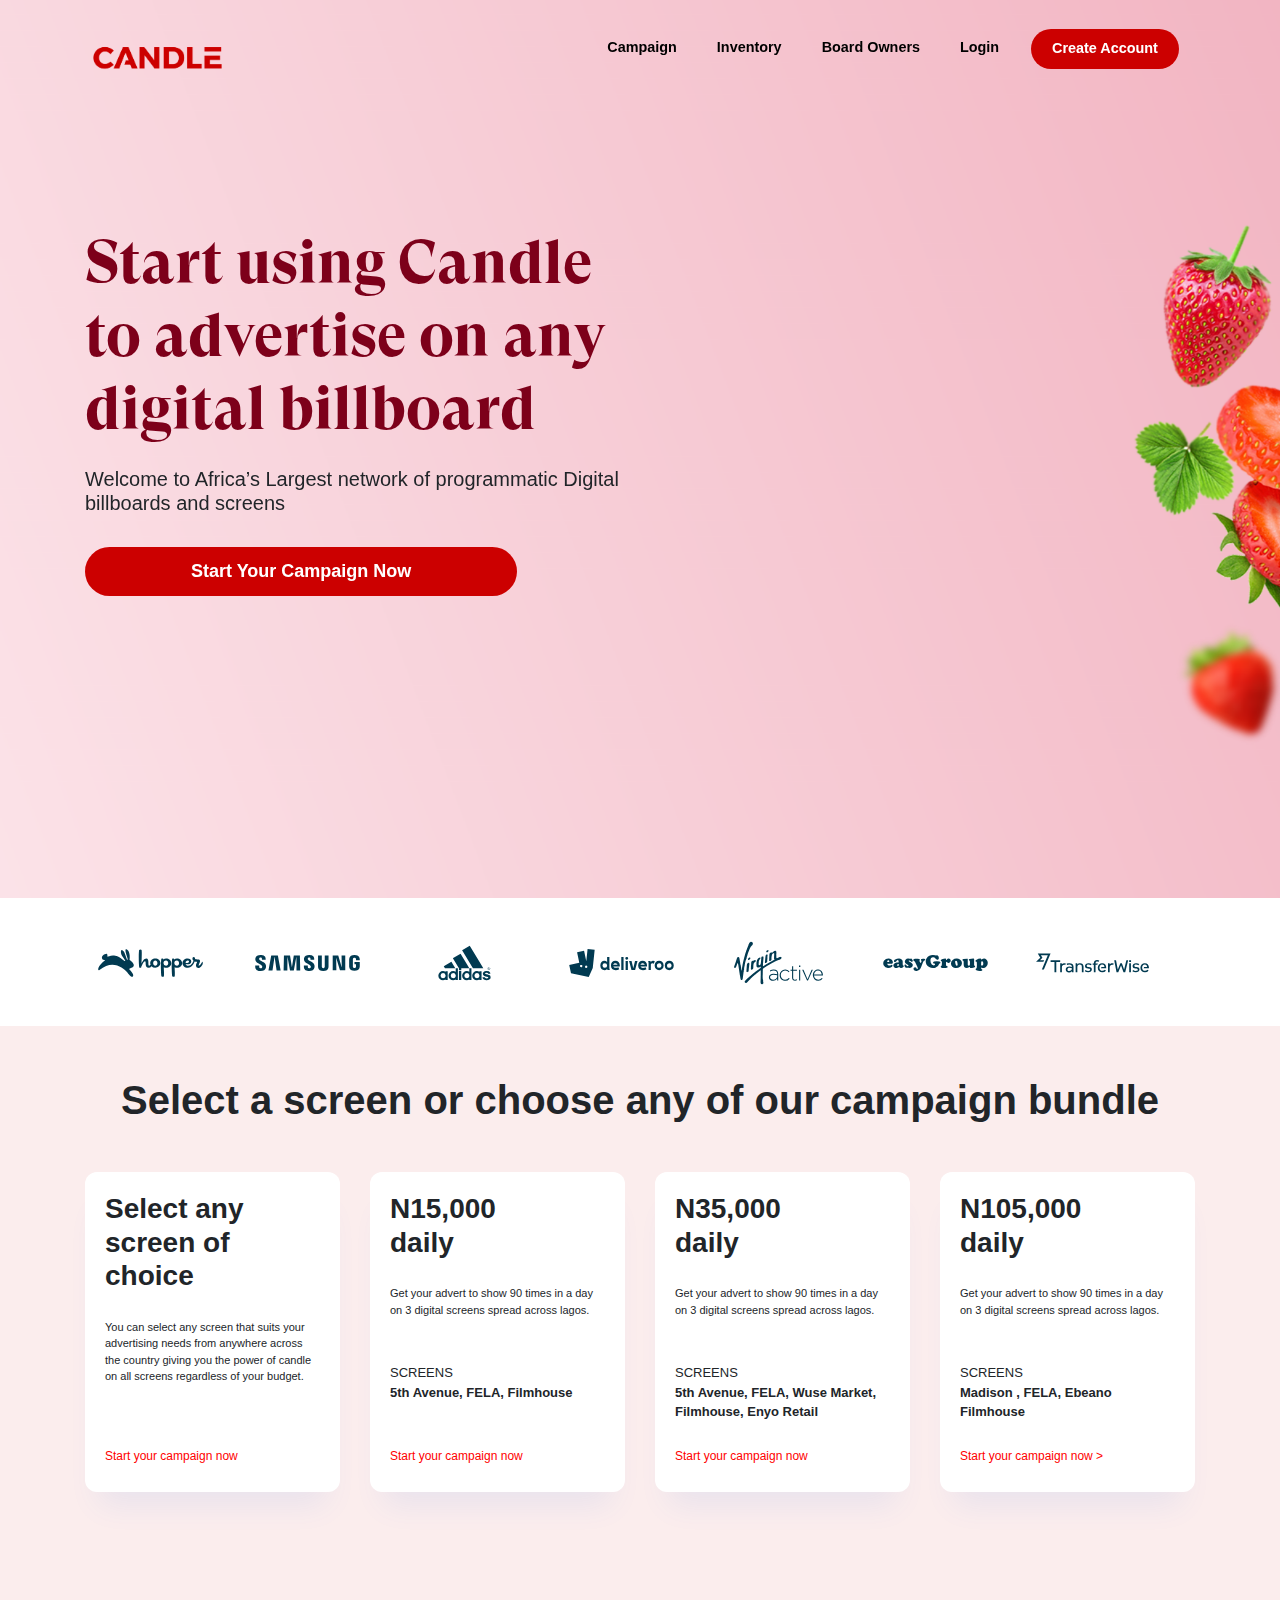
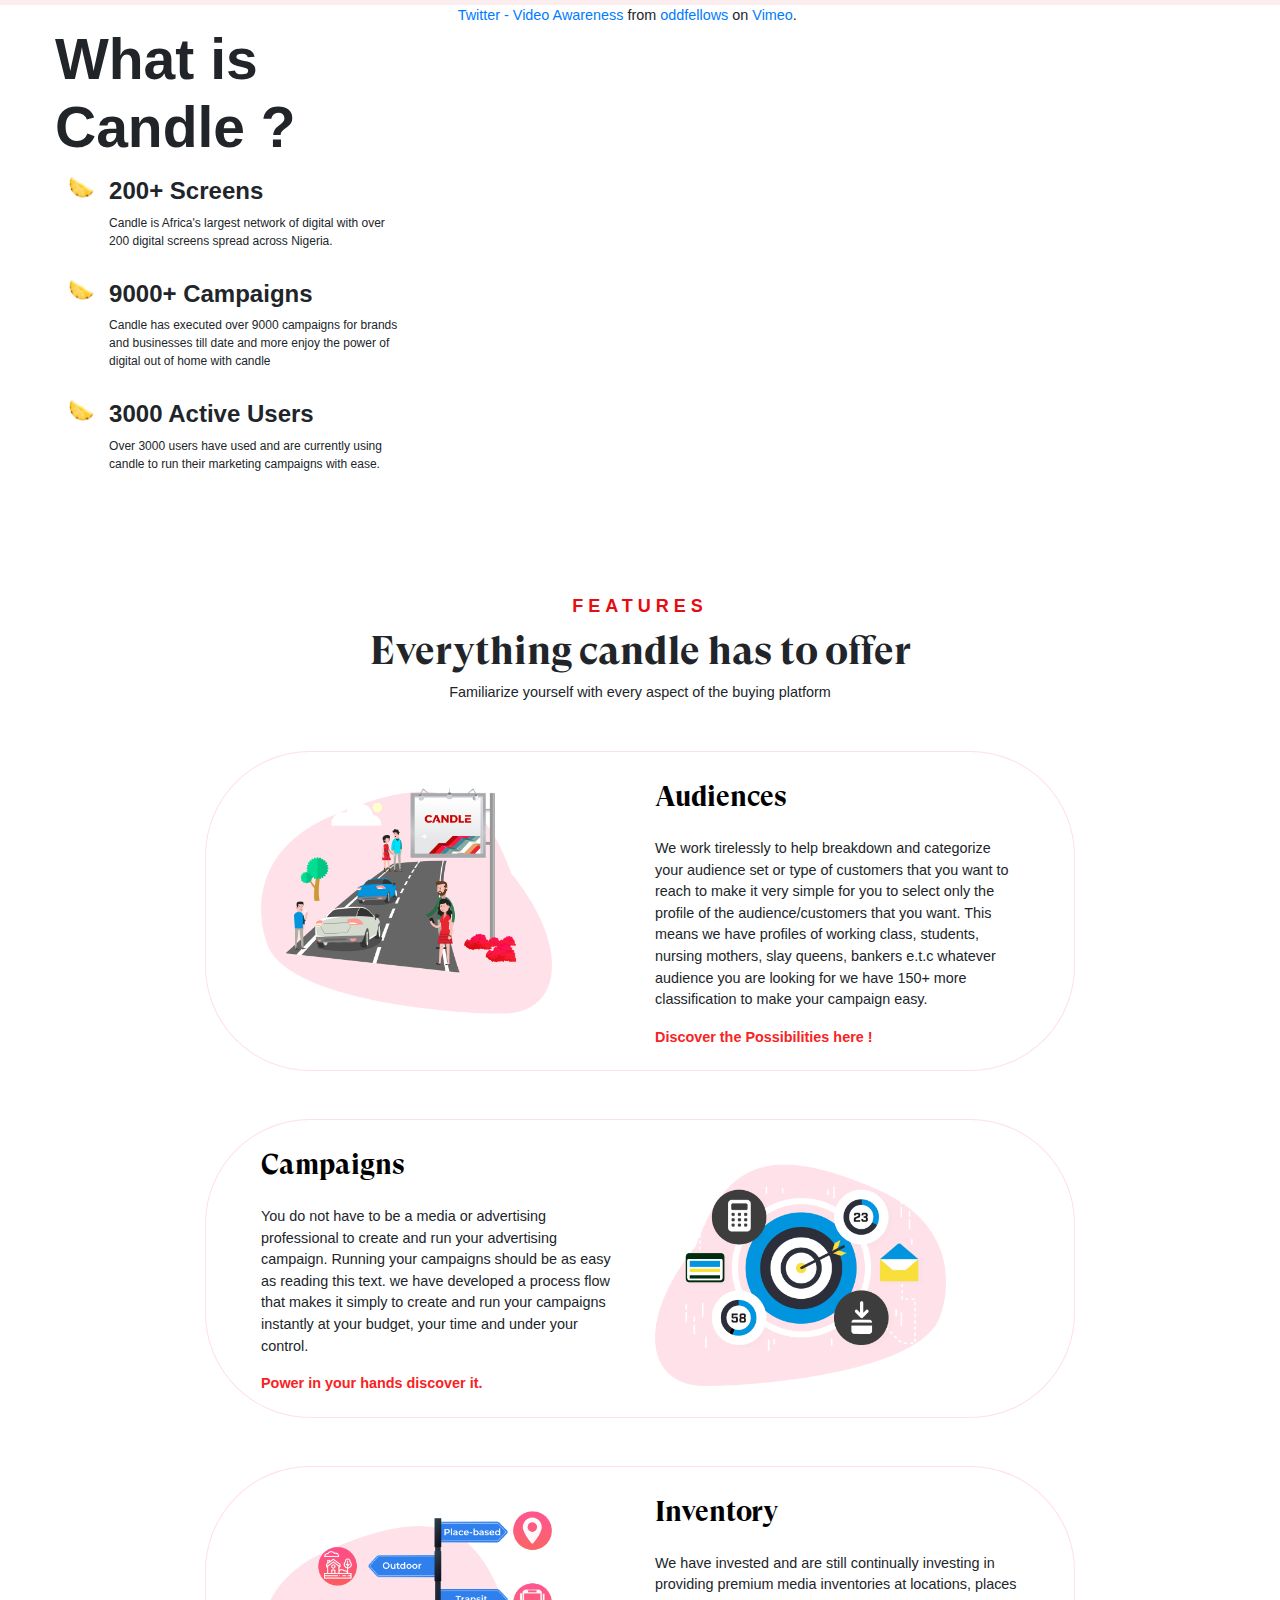
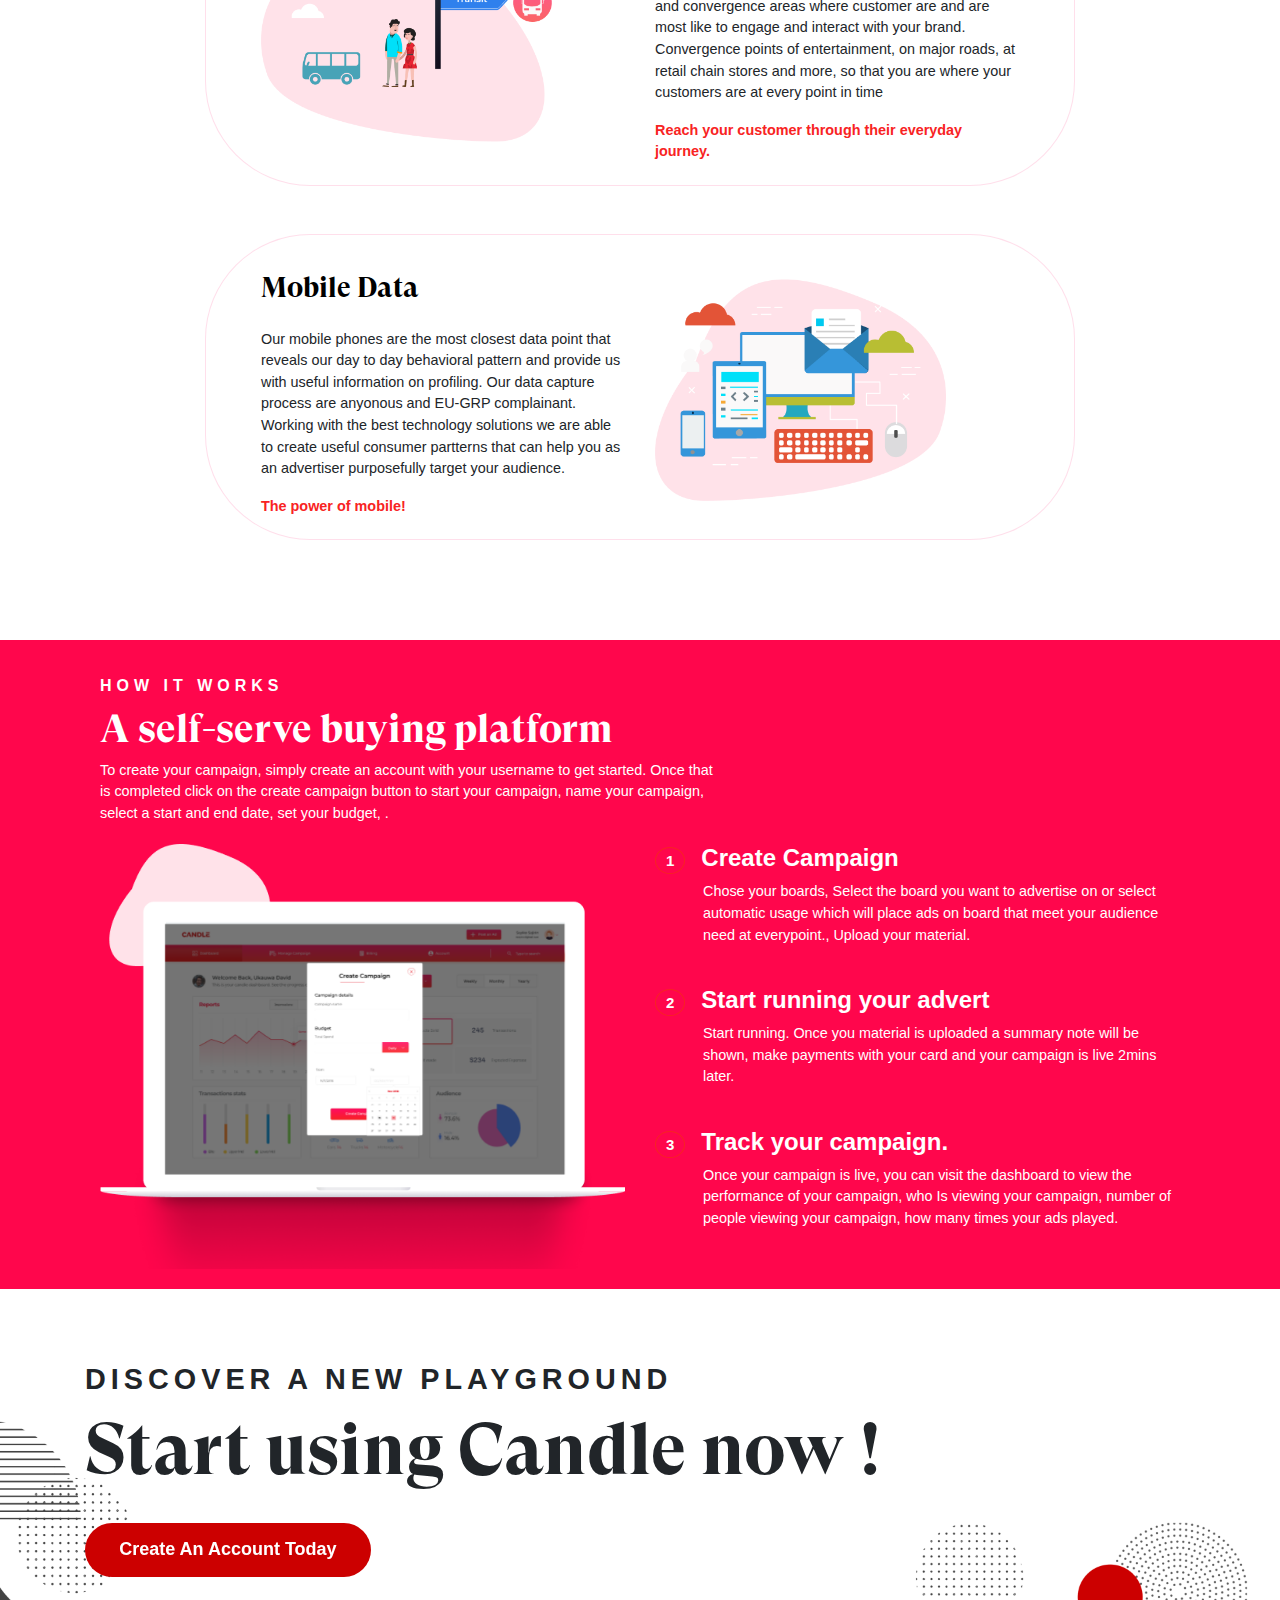
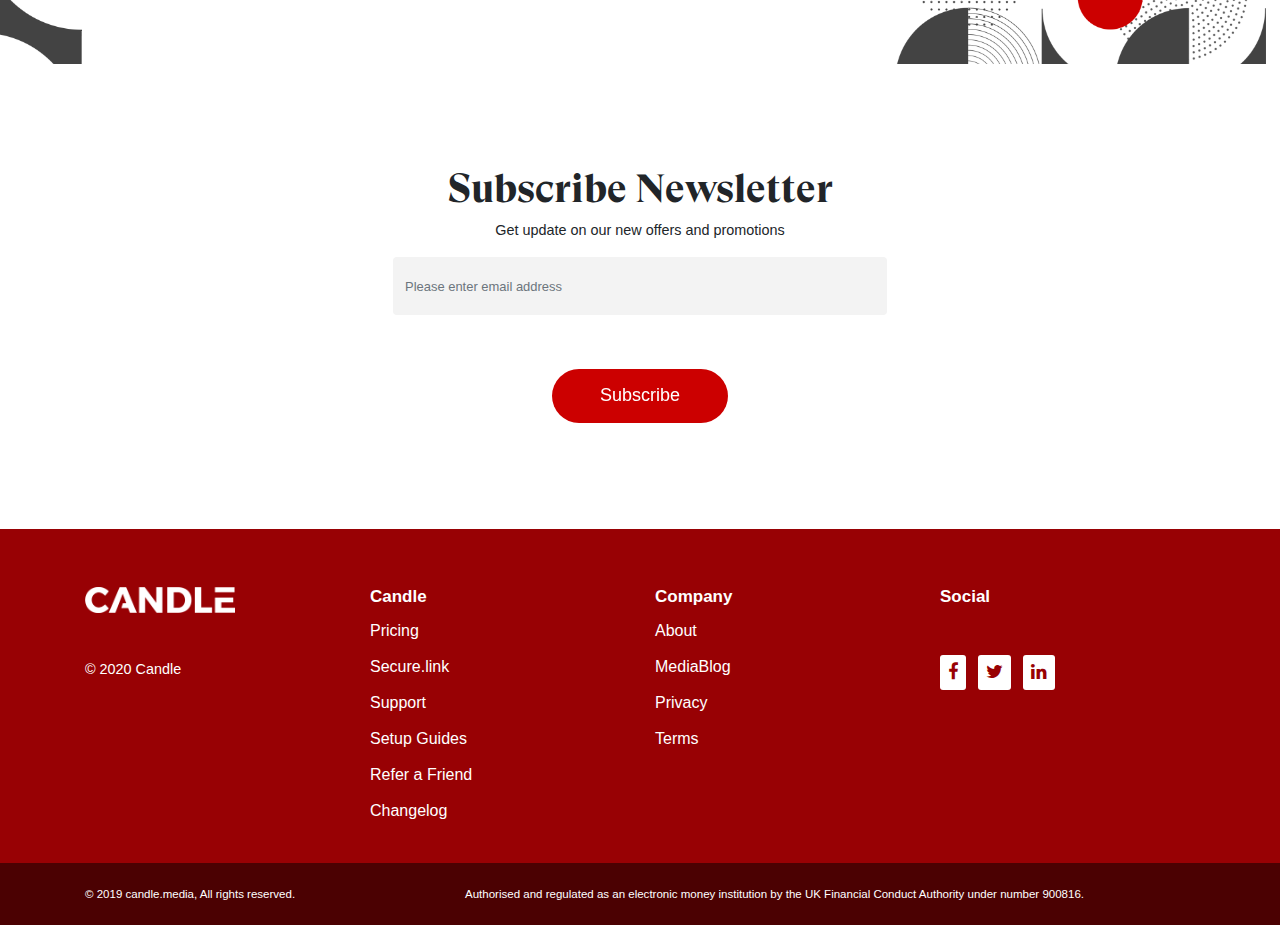
<file: index.html>
<!DOCTYPE html>
<html lang="en">

<head>
    <meta charset="utf-8">
    <meta name="viewport" content="width=device-width, initial-scale=1, shrink-to-fit=no">
    <meta http-equiv="x-ua-compatible" content="ie=edge">
    <title>Candle</title>
    <!-- Font Awesome -->
    <link rel="stylesheet" href="https://maxcdn.bootstrapcdn.com/font-awesome/4.7.0/css/font-awesome.min.css">

    <!-- Bootstrap core CSS -->

    <link href="css/bootstrap.min.css" rel="stylesheet">
    <!-- Material Design Bootstrap -->
    <link href="css/mdb.min.css" rel="stylesheet">
    <link href="css/mdb.lite.css" rel="stylesheet">
    <!-- Your custom styles (optional) -->
    <link href="css/hover.css" rel="stylesheet">
    <link href="css/style.css" rel="stylesheet">

    <!-- Vegas -->
    <link rel="stylesheet" href="./vegas/vegas.min.css">


</head>




<body>
    <!-- <div id="particles-js" class="p-absolute" ></div> -->
    <header>
        <!-- bg holders the background-image for the header -->
        <div id="candleSlides" class="bg bg-home bg-full">
            <div class="container">
                <nav class="navbar navbar-expand-lg navbar-light "
                    style="box-shadow:none ;padding-left: 0px;">
                    <a class="navbar-brand waves-effect waves-light " href="index.html"><img src="img/candle-hd.png"
                            style="width:145px  "></a>
                    <button id="candleNav" class="navbar-toggler " type="button" data-toggle="collapse"
                        data-target="#navbarNav" aria-controls="navbarNav" aria-expanded="false"
                        aria-label="Toggle navigation">
                        <span class="navbar-toggler-icon"></span>
                    </button>
                    <div class="collapse navbar-collapse navbar-right" id="navbarNav">
                        <ul class="navbar-nav ml-auto my-navigation">
                            <li class="nav-item pl-4">
                                <a class="nav-link waves-effect waves-light" href="campaign.html">Campaign</a>
                            </li>
                            <li class="nav-item pl-4">
                                <a class="nav-link waves-effect waves-light" href="inventory.html">Inventory</a>
                            </li>
                            <li class="nav-item pl-4">
                                <a class="nav-link waves-effect waves-light" href="board.html">Board Owners</a>
                            </li>
                            <li class="nav-item pl-4">
                                <a class="nav-link waves-effect waves-light" data-toggle="modal"
                                    data-target="#modalLoginForm">Login</a>
                            </li>
                            <li class="nav-item pl-4">
                                <a class="nav-link waves-effect waves-light nav-create hvr-sweep-to-top"
                                    data-toggle="modal" data-target="#modalsignupForm">Create Account</a>
                            </li>
                            <!-- <li class="nav-item pl-4">
                                <a class="btn btn-sm px-3 nav-link waves-effect can-btn waves-light " data-toggle="modal"
                                    data-target="#modalsignupForm">Create account</a>
                            </li> -->

                        </ul>
                    </div>
                </nav>

                <!-- header content  -->
                <div class="">
                    <div class="row pt-5 pb-5">
                        <div class="col-lg-6 wow fadeIn mb-5 text-lg-left " style="">
                            <div class="mt-5 ">
                                <h1 class="black-text font-menu playfair wow fadeInUp" style="line-height: 1.2;
                                font-size: 4.2em; margin-top: 80px;
                                color: #7d001a!important;">
                                    Start using Candle to advertise on any digital billboard </h1>

                                <h5 class=" pt-3 wow fadeInUp ">Welcome to
                                    Africa’s
                                    Largest network of
                                    programmatic Digital billboards and screens </h5>

                                <a class="mt-4 btn mx-0 btn-grad wow fadeInUp hvr-sweep-to-top"
                                    style="    padding: 11px 106px;"><b>Start Your Campaign Now</b></a>
                            </div>
                        </div>
                        <div class="col-md-6">
                            <!-- <img class="img-fluid" src="./img/land-img.svg"/> -->
                        </div>
                        <!-- <div class="col-lg-6 col-md-6 col-sm-6 col-12  bounce " id="vector">
                            <div>
                                <img src="img/vector.png" style="width: 43vw">
                            </div>

                        </div> -->

                    </div>


                </div>
                <!-- end of header content -->


            </div>
            <!-- end of background div -->
        </div>
        <!-- end of container for the header -->
    </header>

    <section class="logos-section">
        <div class="container">
            <div class="logo-sec">
                <img class="" src="./img/logos/logo1.svg" />
                <img class="" src="./img/logos/logo2.svg" />
                <img class="" src="./img/logos/logo3.svg" />
                <img class="" src="./img/logos/logo4.svg" />
                <img class="" src="./img/logos/logo5.svg" />
                <img class="" src="./img/logos/logo6.svg" />
                <img class="" src="./img/logos/logo7.svg" />
            </div>
        </div>
    </section>

    <section class="bundle">
        <div class="container">
            <div class="text-center mb-5">
                <h1 class="font-weight-bold">Select a screen or choose any of our campaign bundle</h1>
            </div>
            <div class="row">
                <div class="col-md-3">
                    <div class="card card-bundle card-bundle-new">
                        <div class="card-body">
                            <h3 class="font-weight-bold">Select any<br>screen of choice</h3>
                            <p class="desc">You can select any screen that suits your advertising needs from anywhere across the country giving you the power of candle on all screens regardless of your budget.</p>
                            <div class="bundle-link">
                                    <a href="#">Start your campaign now</a>
                            </div>
                        </div>
                    </div>
                </div>
                <div class="col-md-3">
                        <div class="card card-bundle card-bundle-new">
                            <div class="card-body">
                                <h3 class="font-weight-bold">N15,000<br>daily</h3>
                                <p class="desc">Get your advert to show 90 times in a day on 3 digital screens spread across lagos.</p>
                                <p class="mb-0 f-13">SCREENS</p>
                                <p class="mt-0 font-weight-bold mb-0 f-13">5th Avenue, FELA, Filmhouse</p>
                                <div class="bundle-link">
                                        <a href="#">Start your campaign now</a>
                                </div>
                            </div>
                        </div>
                    </div>
                    <div class="col-md-3">
                            <div class="card card-bundle card-bundle-new">
                                <div class="card-body">
                                    <h3 class="font-weight-bold">N35,000<br>daily</h3>
                                    <p class="desc">Get your advert to show 90 times in a day on 3 digital screens spread across lagos.</p>
                                    <p class="mb-0 f-13">SCREENS</p>
                                    <p class="mt-0 font-weight-bold mb-0 f-13">5th Avenue, FELA, Wuse Market, Filmhouse, Enyo Retail</p>
                                    <div class="bundle-link">
                                            <a href="#">Start your campaign now</a>
                                    </div>
                                </div>
                            </div>
                        </div>
                        <div class="col-md-3">
                            <div class="card card-bundle card-bundle-new">
                                <div class="card-body">
                                    <h3 class="font-weight-bold">N105,000<br>daily</h3>
                                    <p class="desc">Get your advert to show 90 times in a day on 3 digital screens spread across lagos.</p>
                                    <p class="mb-0 f-13">SCREENS</p>
                                    <p class="mt-0 font-weight-bold mb-0 f-13">Madison , FELA, Ebeano Filmhouse</p>
                                    <div class="bundle-link">
                                            <a href="#">Start your campaign now ></a>
                                    </div>
                                </div>
                            </div>
                        </div>
            </div>
            <!-- <div class="row">
                <div class="col-md-3">
                    <div class="card card-bundle card-bundle-1">
                        <div class="card-body">
                            <p class="cand-text cand-textt" style="margin-top: 40px;">Customize Your<br>Campaign</p>
                        </div>
                    </div>
                </div>
                <div class="col-md-3">
                    <div class="card card-bundle card-bundle-2">
                        <div class="card-body">
                            <p class="cand-text cand-textt">Select any board of <br>choice and pay whatever you want</p>
                        </div>
                    </div>
                </div>
                <div class="col-md-3">
                    <div class="card card-bundle card-bundle-3">
                        <div class="card-body">
                            <p class="cand-text cand-textt" style="margin-top: 27px;">Control your advertising budget. </p>
                        </div>
                    </div>
                </div>
                <div class="col-md-3">
                    <div class="card card-bundle card-bundle-4">
                        <div class="card-body">
                            <p class="cand-text cand-textt" style="margin-top: 40px;">Start your campaign now</p>
                        </div>
                    </div>
                </div>
            </div> -->
        </div>
    </section>

    <section class="whatcandle">
        <!-- <div class="container">
            
        </div> -->
        <div class="container-fluid">
                <div class="row" style="margin-bottom: 100px;">
                        <div class="col-md-4">
                            <div class="what-candd">
                                    <div class="what-straw">
                                        <!-- <img class="straw-1" src="./img/candle-element/strawberry.png"/>
                                        <img class="straw-2" src="./img/candle-element/strawberry.png"/>
                                        <img class="straw-3" src="./img/candle-element/strawberry.png"/>
                                        <img class="straw-4" src="./img/candle-element/strawberry.png"/>
                                        <img class="straw-5" src="./img/candle-element/strawberry-slice.png"/> -->
                                        
                                            <h1 class="py-0 font-weight-bold" style="font-size: 57px;">What is Candle ?</h1>
                                    </div>
                                   
                                    <div class="">
                                            <div class="card-body">
                                                <div class="row">
                                                    <div class="col-2">
                                                        <img class="banana-link img-fluid" src="./img/candle-element/banana.png"/>
                                                    </div>
                                                    <div class="col-10 pl-0">
                                                            <h4 class="font-weight-bold">200+ Screens</h4>
                                                            <p class="f-12">Candle is Africa's largest network of digital with over 200 digital screens spread across Nigeria.</p>
                                                    </div>
                                                </div>
                                            </div>
                                        </div>
                    
                                        <div class="">
                                            <div class="card-body">
                                                <div class="row">
                                                        <div class="col-2">
                                                                <img class="banana-link img-fluid" src="./img/candle-element/banana.png"/>
                                                            </div>
                                                            <div class="col-10 pl-0">
                                                                    <h4 class="font-weight-bold">9000+ Campaigns</h4>
                                                                    <p class="f-12">Candle has executed over 9000 campaigns for brands and businesses till date and more enjoy the power of digital out of home with candle</p>
                                                            </div>
                                                </div>
                                                
                                            </div>
                                        </div>
                    
                                        <div class="">
                                            <div class="card-body">
                                                <div class="row">
                                                    <div class="col-2">
                                                            <img class="banana-link img-fluid" src="./img/candle-element/banana.png"/>
                                                    </div>
                                                    <div class="col-10 pl-0">
                                                            <h4 class="font-weight-bold">3000 Active Users</h4>
                                                <p class="f-12">Over 3000 users have used and are currently using candle to run their marketing campaigns with ease.</p>
                                                        </div>
                                                </div>
                                                
                                            </div>
                                        </div>
                            </div>
        
                            
                        </div>
        
                        <div class="col-md-8">
                            <div class="videoWrapper">
                                <!-- Copy & Pasted from YouTube -->
                                <iframe src="https://player.vimeo.com/video/181254137?color=ffffff&title=0&byline=0&portrait=0" width="640" height="360" frameborder="0" allow="autoplay; fullscreen" allowfullscreen></iframe>
<p><a href="https://vimeo.com/181254137">Twitter - Video Awareness</a> from <a href="https://vimeo.com/oddfellows">oddfellows</a> on <a href="https://vimeo.com">Vimeo</a>.</p>
                            </div>
                        </div>
                    </div>
        </div>
    </section>

    <!-- begining of the video clip -->
    <!-- <section class="mt-0 pt-0" style="background:linear-gradient(180deg,#fcf1ff 100%,#fcf1ff 100%)">
        <div class="container">
            <div class="pb-3 pt-4 text-center">
                <p class="longdash  mb-1 d-inline-flex mr-3"></p>
                <h5 class="cand-text d-inline-flex h5-responsive wow wobble ">WHAT IS CANDLE</h5>
            </div>
            <div class="pt-2 mt-1 px-2">
                <div class="py-0 px-0 justify-content-center ">
    
                    <div class="justify-content-center text-center px-5">
                        <div class="videoWrapper">
                            <iframe src="https://player.vimeo.com/video/193641463?color=ffffff&title=0&byline=0&portrait=0" width="640" height="360" frameborder="0" allow="autoplay; fullscreen" allowfullscreen></iframe>
<p><a href="https://vimeo.com/193641463">Airbnb - Hospitality</a> from <a href="https://vimeo.com/oddfellows">oddfellows</a> on <a href="https://vimeo.com">Vimeo</a>.</p>
                        </div>
    
                    </div>
                </div>
            </div>
        </div>
        <div class="pt-3 mb-5 text-center container-fluid">

                <div class="row pb-2 justify-content-end">
                    <div class="col-lg-4 col-md-4 col-sm-4 wow fadeInLeftBig">
                        <h1 class="num-text">200+</h1>
                        <p class="cand-text">Smart Connected Screens Nationwide</p>
                    </div>
        
                    <div class="col-lg-4 col-md-4 col-sm-4 wow fadeInDownBig">
                        <h1 class="num-text">9000+</h1>
                        <p class="cand-text">Campaigns currently live</p>
                    </div>
                    <div class="col-lg-4 col-md-4 col-sm-4 wow fadeInRightBig">
                        <h1 class="num-text">3800+</h1>
                        <p class="cand-text">Users</p>
                    </div>
                </div>
        
        
        </div>
    
    
    </section> -->


    <!-- end of the video clip -->


    <!-- information section 3 rows -->
    <section>
        <div class="container new-pad">

            <!-- <div class="has-vertical-line">
                <p class="longdash cand-text  mb-1 d-inline-flex mr-3"></p>
                <h5 class="cand-text d-inline-flex h5-responsive">Features</h5>
            </div> -->

            <div class="text-center">
                <h5 class="cand-text cand-textt d-inline-flex h5-responsive">Features</h5>
                <h1 class="playfair">Everything candle has to offer</h1>
                <p>Familiarize yourself with every aspect of the buying platform</p>
            </div>

            <div class="">

                <div class="row  outline-semi white mt-5">
                    <div class="col-md-6 pt-3" id="test1">
                        <img src="img/2.png" style="max-width:80%" class="wow bounce infinte">
                    </div>
                    <div class="col-md-6 justify-content-center pt-2 wow slideInRight">
                        <h3 class="text pb-3 playfair">Audiences</h3>
                        <p>We work tirelessly to help breakdown and categorize your audience set or type of customers
                            that you want to reach to make it very simple for you to select only the profile of the
                            audience/customers that you want. This means we have profiles of working class, students,
                            nursing mothers, slay queens, bankers e.t.c whatever audience you are looking for we have
                            150+ more classification to make your campaign easy. </p>
                        <p class="a-link"><a>Discover the Possibilities here !</a></p>
                    </div>
                </div>

                <div class="row outline-semi white mt-5">

                    <div class="col-md-6 justify-content-center pt-2 wow slideInLeft">
                        <h3 class="text pb-3 playfair">Campaigns</h3>
                        <p>You do not have to be a media or advertising professional to create and run your advertising
                            campaign. Running your campaigns should be as easy as reading this text. we have developed a
                            process flow that makes it simply to create and run your campaigns instantly at your budget,
                            your time and under your control. </p>
                        <p class="a-link"><a>Power in your hands discover it.</a></p>
                    </div>
                    <div class="col-md-6 pt-4">
                        <img src="img/3.png" style="max-width:80%" class="wow bounce infinte">
                    </div>
                </div>

                <div class="row outline-semi white mt-5">
                    <div class="col-md-6 pt-4 " id="test2">
                        <img src="img/4.png" style="max-width:80%" class="wow bounce infinte">
                    </div>
                    <div class="col-md-6 justify-content-center pt-2 wow slideInRight">
                        <h3 class="text pb-3 playfair">Inventory</h3>
                        <p>We have invested and are still continually investing in providing premium media inventories
                            at locations, places and convergence areas where customer are and are most like to engage
                            and interact with your brand. Convergence points of entertainment, on major roads, at retail
                            chain stores and more, so that you are where your customers are at every point in time </p>
                        <p class="a-link"><a>Reach your customer through their everyday journey.</a></p>
                    </div>
                </div>


                <div class="row outline-semi white mt-5">

                    <div class="col-md-6 justify-content-end pt-3 wow slideInLeft">
                        <h3 class="text pb-3 playfair">Mobile Data</h3>
                        <p>Our mobile phones are the most closest data point that reveals our day to day behavioral
                            pattern and provide us with useful information on profiling. Our data capture process are
                            anyonous and EU-GRP complainant. Working with the best technology solutions we are able to
                            create useful consumer partterns that can help you as an advertiser purposefully target your
                            audience. </p>
                        <p class="a-link"><a>The power of mobile!</a></p>
                    </div>
                    <div class="col-md-6 justify-content-end  pt-4">
                        <img src="img/1.png" style="max-width:80%" class="wow bounce infinte">
                    </div>
                </div>



            </div>

        </div>


    </section>

    <!-- hwo it works slider -->

    <section style="background-color: #ff064c;padding: 20px 0px;
    margin-top: 100px;">
        <div class="container">
            <div class="pt-0 col-md-7 mt-3">
                <div class="">

                    <h6 class="white-text d-inline-flex font-bold h6-responsive cand-textt">How it works</h6>
                </div>
                <h1 class="white-text playfair">A self-serve buying platform</h1>
                <p class="white-text">To create your campaign, simply create an account with your username to get
                    started. Once that is completed click on the create campaign button to start your campaign, name
                    your campaign, select a start and end date, set your budget, .
                </p>

            </div>
            <div class="container ">
                <div class="row pt-1">
                    <div class="col-md-6">
                        <div class="bg-slide">
                            <div id="carouselExampleSlidesOnly" class="carousel slide carousel-fade "
                                data-ride="carousel">
                                <div class="carousel-inner">
                                    <div class="carousel-item active a1">
                                        <img class="d-block infoslide" src="img/13.png">
                                    </div>
                                    <div class="carousel-item a2">
                                        <img class="d-block infoslide" src="img/12.png">
                                    </div>
                                    <div class="carousel-item a3">
                                        <img class="d-block infoslide" src="img/11.png">
                                    </div>
                                </div>
                            </div>
                        </div>
                    </div>

                    <div class="col-md-6">
                        <div class="pb-4 white-text">
                            <div class="text-hover a1">
                                <h4 class="text-camp"><span class="round mr-3">1</span>Create Campaign</h4>
                                <p class="pl-5">Chose your boards, Select the board you want to advertise on or select
                                    automatic usage which will place ads on board that meet your audience need at
                                    everypoint., Upload your material.</p>
                            </div>

                        </div>
                        <div class="pb-4 white-text">
                            <div class="text-hover a2">
                                <h4 class="text-camp"><span class="round mr-3">2</span>Start running your advert</h4>
                                <p class="pl-5">Start running. Once you material is uploaded a summary note will be
                                    shown, make payments with your card and your campaign is live 2mins later.</p>
                            </div>

                        </div>
                        <div class="pb-4 white-text">
                            <div class="text-hover a3">
                                <h4 class="text-camp"><span class="round mr-3">3</span>Track your campaign. </h4>
                                <p class="pl-5">Once your campaign is live, you can visit the dashboard to view the
                                    performance of your campaign, who Is viewing your campaign, number of people viewing
                                    your campaign, how many times your ads played.

                                </p>
                            </div>

                        </div>

                    </div>

                </div>
            </div>
        </div>

    </section>
    <!-- end of how it works slider and text -->
    <!-- discover section -->
    <section class="">
        <div class="">
            <div class="bg-create">
                <div class="container pt-candle">
                    <h5 class="font-bold cand-textt" style="font-size: 2em;">DISCOVER A NEW PLAYGROUND</h5>
                    <h1 class="playfair" style="font-size: 5em;">Start using Candle now !</h1>
                    <div class="pt-4">
                        <a class="btn mr-0 m-0 btn-grad wow fadeInUp hvr-sweep-to-top"><b>Create an Account
                                Today</b></a>
                    </div>

                </div>
            </div>
        </div>
    </section>
    <!-- end of discover section -->

    <!-- newsletter -->
    <section class="subc-section">
        <div class=" row justify-content-md-center">
            <div class='text-center col-lg-7 '>
                <h1 class="playfair">Subscribe Newsletter</h1>
                <p>Get update on our new offers and promotions </p>
                <form class="text-center">
                    <div class="" style='text-align: -webkit-center;'>
                        <input type="email" placeholder="Please enter email address" class="form-control subscription">
                    </div>
                </form>
                <div class='pt-5'>
                    <button class="btn btn-grad px-5 hvr-sweep-to-top">Subscribe</button>
                </div>
            </div>
        </div>
    </section>
    <!-- end of newsletter subscribtion -->


    <!-- footer -->
    <footer>
        <div class="bg-footer">
            <div class="container  pb-4">
                <div class="row">
                    <div class="col-md-12 mx-auto">
                        <div class="row">
                            <div class="col-md-3 mx-auto">
                                    <img src="img/candlewhite.png" class="footer-logo">
                                    <p class="text-white my-4">© 2020 Candle</p>
                            </div>
                            <div class="col-md-3 mx-auto">
                                <h4 class="font-weight-bold white-text" style="font-size: 17px">Candle</h4>
                                <ul class="footer-list">
                                    <li><a href="#">Pricing</a></li>
                                    <li><a href="#">Secure.link</a></li>
                                    <li><a href="#">Support</a></li>
                                    <li><a href="#">Setup Guides</a></li>
                                    <li><a href="#">Refer a Friend</a></li>
                                    <li><a href="#">Changelog</a></li>
                                </ul>
                            </div>
                            <div class="col-md-3 mx-auto">
                                <h4 class="font-weight-bold white-text" style="font-size: 17px">Company</h4>
                                <ul class="footer-list">
                                    <li><a href="#">About</a></li>
                                    <li><a href="#">Media</a></ <li><a href="#">Blog</a></li>
                                    <li><a href="#">Privacy</a></li>
                                    <li><a href="#">Terms</a></li>
                                </ul>
                            </div>
                            <div class="col-md-3 mx-auto">
                                    <h4 class="font-weight-bold white-text" style="font-size: 17px">Social</h4>
                                    <div class="my-5">
                                        <a type="button" class="btn-sm px-0 mr-2 py-0">
                                            <i class="fa fa-facebook white icon-style"></i>
                                        </a>
                                        <a type="button" class="btn-sm px-0 mr-2 py-0">
                                            <i class="fa fa-twitter white icon-style"></i>
                                        </a>
                                        <a type="button" class="btn-sm px-0 mr-2 py-0">
                                            <i class="fa fa-linkedin white icon-style"></i>
                                        </a>
                                    </div>
                                </div>
                        </div>
                    </div>
                </div>
            </div>
        </div>
        <div class="bg-sub-footer">
            <div class="container">
                <div class="row">
                    <div class="col-md-4">
                        <small class="text-white">© 2019 candle.media, All rights reserved.</small>
                    </div>
                    <div class="col-md-8">
                        <small class="text-white">Authorised and regulated as an electronic money institution by the UK Financial Conduct Authority under number 900816.</small>
                    </div>
                </div>
            </div>
        </div>
    </footer>

    <!-- end of footer -->



    <!-- login -->
    <div class="modal fade" id="modalLoginForm" tabindex="-1" role="dialog" aria-labelledby="myModalLabel"
        aria-hidden="true">
        <div class="modal-dialog" role="document">
            <div class="modal-content">
                <div class="modal-header text-center " style="border:0">
                    <h4 class="modal-title w-100 font-weight-bold cand-text">LOGIN</h4>
                    <button type="button" class="close cand-text " data-dismiss="modal" aria-label="Close"
                        style="text-shadow: unset">
                        <span aria-hidden="true" style="
                            background-color: #F1003A;
                            color: white;border-radius:100% ;padding-left: .52em;padding-right: .52em"
                            class="pb-1">&times;</span>
                    </button>
                </div>

                <div class="modal-body mx-3 mt-3 mb-3">
                    <div class="mb-3">
                        <label>Phone number</label>
                        <input type="number" id="defaultForm-email" class="form-control validate" placeholder=""
                            required>

                    </div>

                    <div class=" mb-4">
                        <label>Password</label>
                        <input type="password" id="defaultForm-pass" class="form-control validate" placeholder=""
                            required>
                        <p class="mt-3">Forgot password? <a class="cand-text">Click here</a></p>
                    </div>

                </div>
                <div class="modal-footer d-flex justify-content-center mb-3 " style="border:0">
                    <div class="text-center mx-3">
                            <a class="mt-4 btn mx-0 btn-grad wow fadeInUp hvr-sweep-to-top"
                            style="    padding: 11px 106px;"><b>Login</b></a>
                    </div>


                </div>
                <div class="text-center mb-5">
                    <p>Dont have an account? <a class="cand-text">Sign Up</a></p>
                </div>

            </div>
        </div>
    </div>

    <!-- end of login -->
    <!-- sign up -->

    <div class="modal fade" id="modalsignupForm" tabindex="-1" role="dialog" aria-labelledby="myModalLabel"
        aria-hidden="true">
        <div class="modal-dialog" role="document">
            <div class="modal-content">
                <div class="modal-header text-center " style="border:0">
                    <h4 class="modal-title w-100 font-weight-bold cand-text">Sign Up</h4>
                    <button type="button" class="close cand-text " data-dismiss="modal" aria-label="Close">
                        <span aria-hidden="true" style="
                        background-color: #F1003A;
                        color: white;border-radius:100%;padding-left: .52em;padding-right: .52em"
                            class="pb-1 ">&times;</span>
                    </button>
                </div>

                <div class="modal-body mx-3 mt-3 mb-3">
                    <div class="mb-3">
                        <label>First Name</label>
                        <input type="text" id="defaultForm-email" class="form-control validate" placeholder="" required>

                    </div>
                    <div class="mb-3">
                        <label>Last Name</label>
                        <input type="text" id="defaultForm-email" class="form-control validate" placeholder="" required>

                    </div>
                    <div class="mb-3">
                        <label>Email Address</label>
                        <input type="email" id="defaultForm-email" class="form-control validate" placeholder=""
                            required>

                    </div>
                    <div class="mb-3">
                        <label>Phone number</label>
                        <input type="number" id="defaultForm-email" class="form-control validate" placeholder=""
                            required>

                    </div>

                    <div class=" mb-3">
                        <label>Password</label>
                        <input type="password" id="defaultForm-pass" class="form-control validate" placeholder=""
                            required>

                    </div>
                    <div class=" mb-4">
                        <label>Confirm Password</label>
                        <input type="password" id="defaultForm-pass" class="form-control validate" placeholder=""
                            required>

                    </div>

                    <!-- <div class="form-group  mt-4">
                        <input class="" type="checkbox" id="checkbox624" style="
                            height: 15px;
                            width: 15px">
                        <label for="checkbox624" class="white-text form-check-label"><a href="#" class="cand-text ml-3 font-weight-bold">
                                I accept the Terms and Conditions</a></label>
                    </div> -->

                    <div>
                        <p class="font-small">By creating your account, you agree to our <a class="cand-text pl-1">Terms
                                & Conditions</a></p>
                    </div>
                </div>

                <div class="modal-footer d-flex justify-content-center mb-3 " style="border:0">
                    <div class="text-center mx-3">
                            <a class="mt-4 btn mx-0 btn-grad wow fadeInUp hvr-sweep-to-top"
                            style="    padding: 11px 106px;"><b>Sign Up</b></a>
                    </div>


                </div>
                <div class="text-center mb-5">
                    <p>Already got an account? <a class="cand-text">Sign In</a></p>
                </div>


            </div>
        </div>
    </div>
    <!-- end of sign up -->


    <!-- SCRIPTS -->
    <!-- JQuery -->
    <script type="text/javascript" src="js/jquery-3.3.1.min.js"></script>
    <!-- Bootstrap tooltips -->
    <script type="text/javascript" src="js/popper.min.js"></script>
    <!-- Bootstrap core JavaScript -->
    <script type="text/javascript" src="js/bootstrap.min.js"></script>
    <script src="./vegas/vegas.min.js"></script>
    <script src="js/particles.min.js"></script>

    <!-- MDB core JavaScript -->
    <script type="text/javascript" src="js/mdb.min.js"></script>
    <script type="text/javascript" src="js/custom.js"></script>
    <script>
    

        $("#candleSlides").vegas({
            timer: true,
            slides: [
                { src: "img/candle-element/cand/bg-berry.png" },
                { src: "img/candle-element/pineapple-bg.jpg" },
            ]
        });
    </script>
    <div class="hiddendiv common"></div>
</body>

</html>
</file>
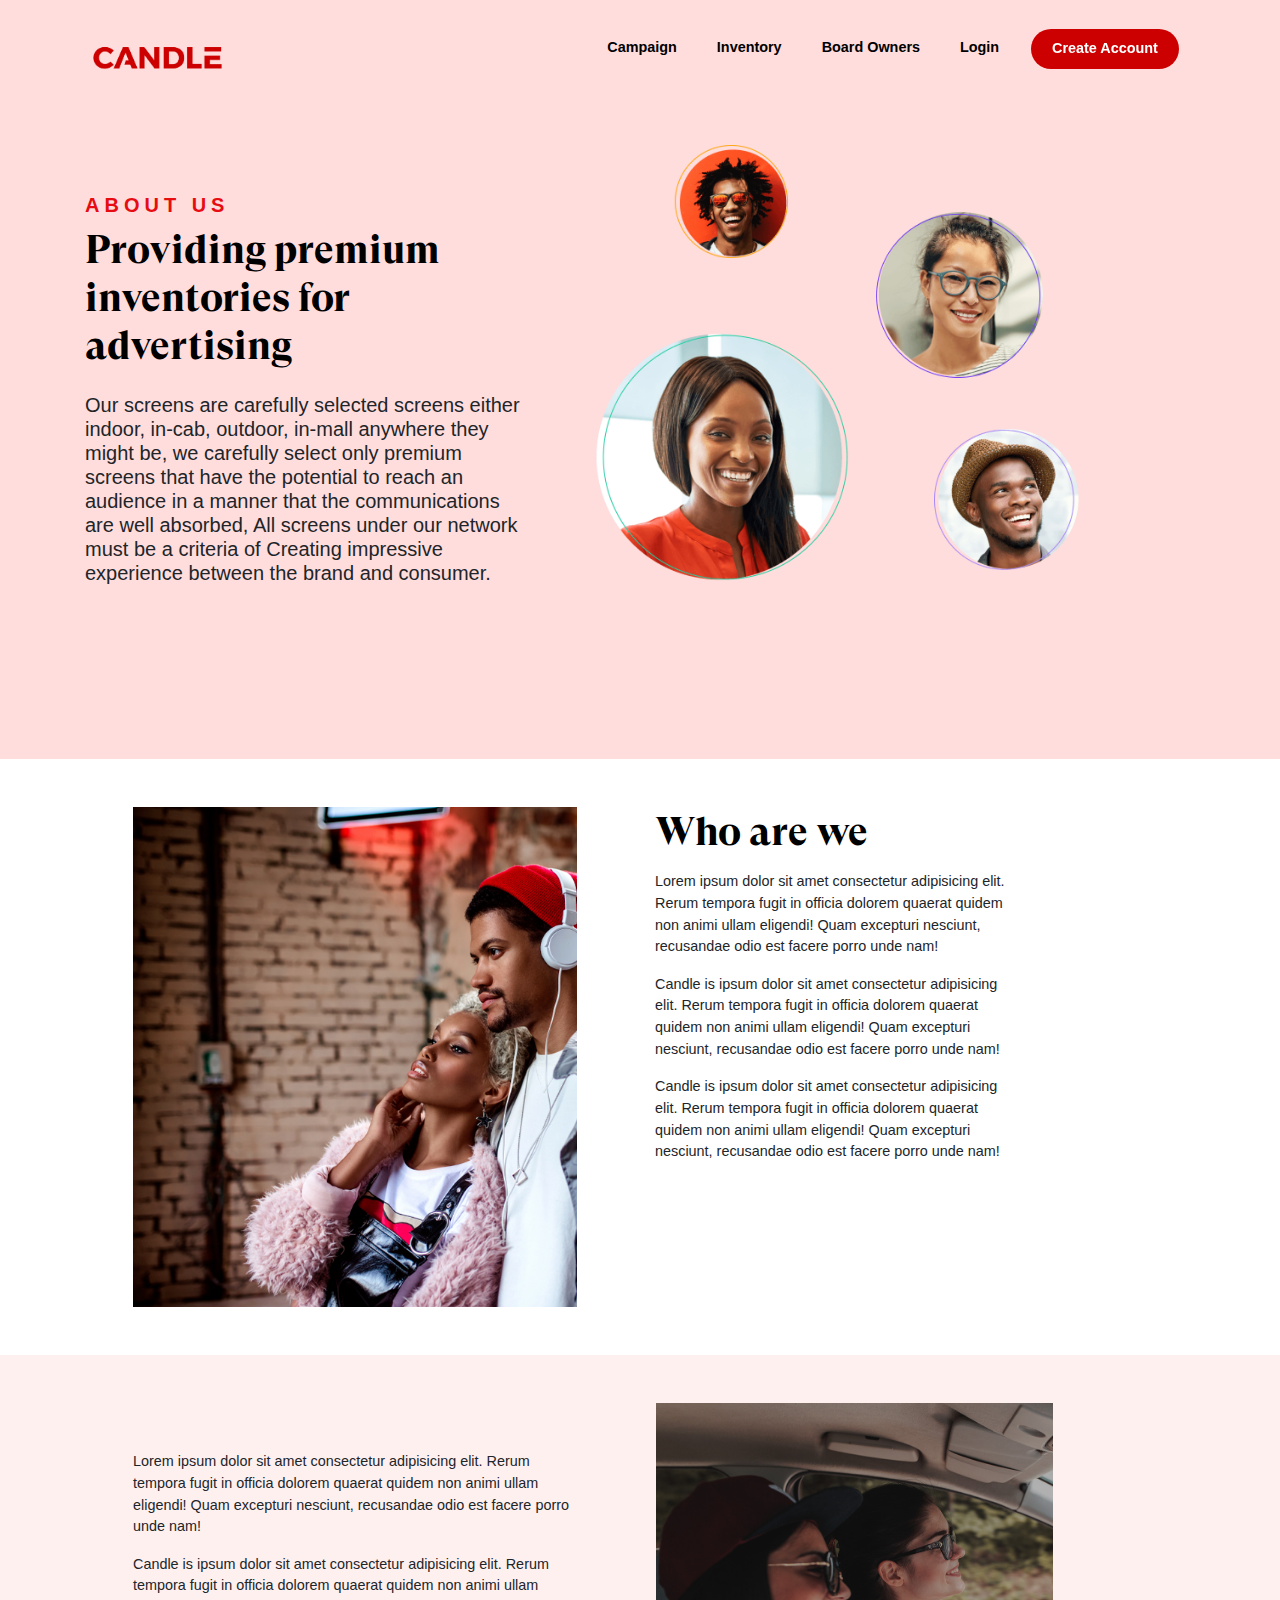
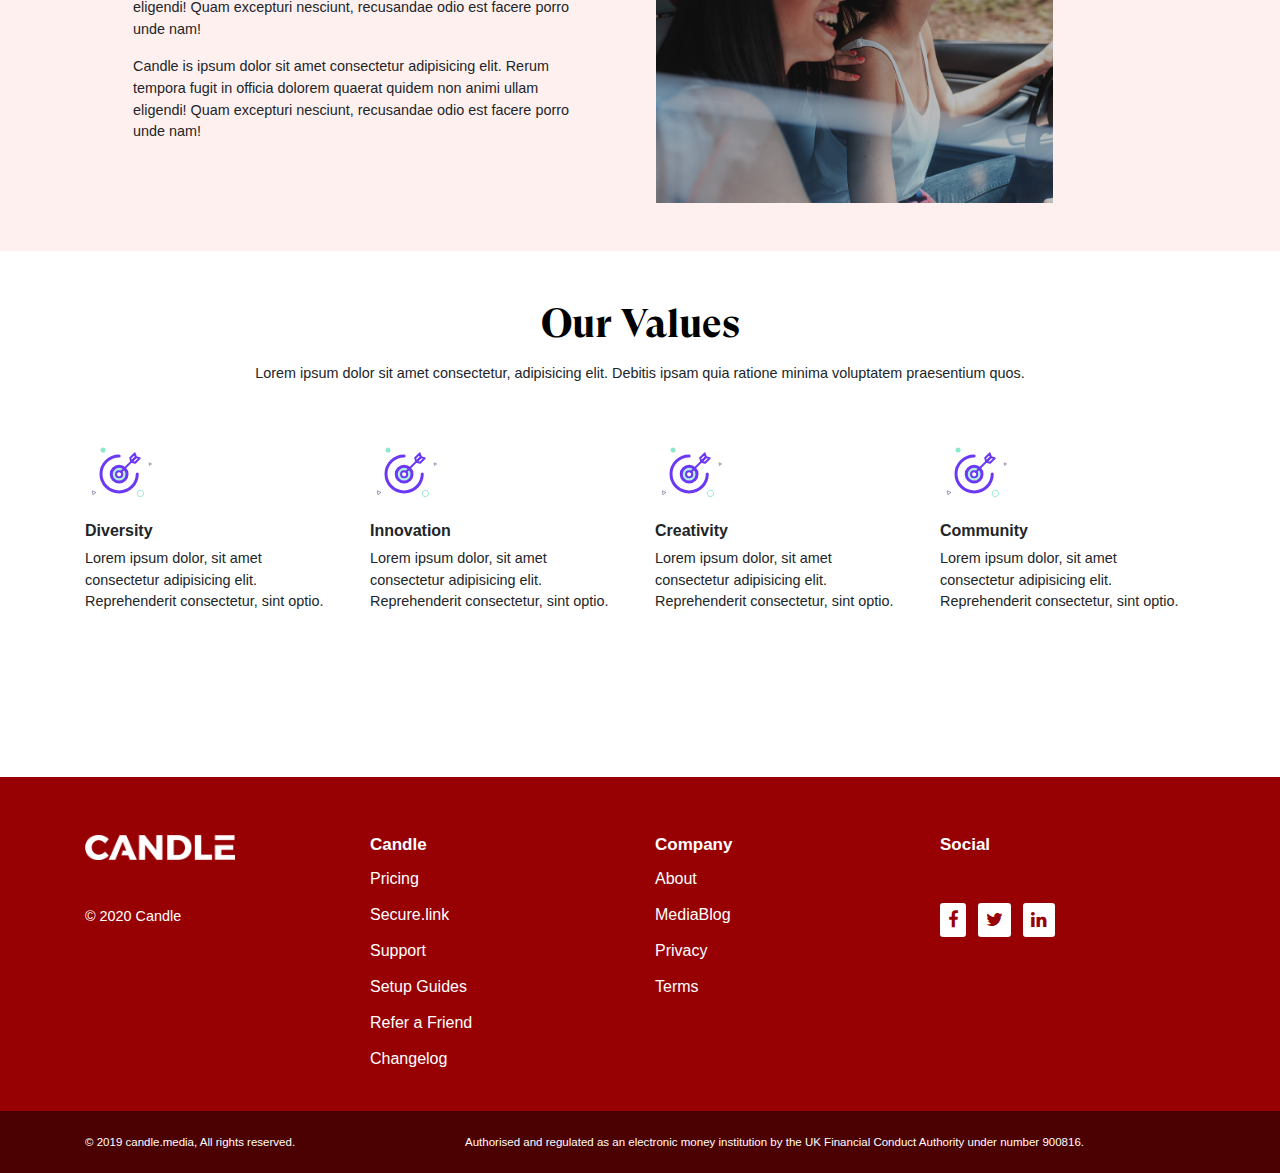
<file: about.html>
<!DOCTYPE html>
<html lang="en">

<head>
    <meta charset="utf-8">
    <meta name="viewport" content="width=device-width, initial-scale=1, shrink-to-fit=no">
    <meta http-equiv="x-ua-compatible" content="ie=edge">
    <title>Candle</title>
    <!-- Font Awesome -->
    <link rel="stylesheet" href="https://maxcdn.bootstrapcdn.com/font-awesome/4.7.0/css/font-awesome.min.css">

    <!-- Bootstrap core CSS -->

    <link href="css/bootstrap.min.css" rel="stylesheet">
    <!-- Material Design Bootstrap -->
    <link href="css/mdb.min.css" rel="stylesheet">
    <link href="css/mdb.lite.css" rel="stylesheet">
    <!-- Your custom styles (optional) -->
    <link href="css/hover.css" rel="stylesheet">
    <link href="css/style.css" rel="stylesheet">

</head>


<body>
    <header>
        <!-- bg holders the background-image for the header -->
        <div class="bg bg-about">
            <div class="container">
                <nav class="navbar navbar-expand-lg navbar-light "
                    style="box-shadow:none ; z-index: 100;     padding-left: 0px;">
                    <a class="navbar-brand waves-effect waves-light " href="index.html"><img src="img/candle-hd.png"
                            style="width:145px  "></a>
                    <button id="candleNav" class="navbar-toggler " type="button" data-toggle="collapse"
                        data-target="#navbarNav" aria-controls="navbarNav" aria-expanded="false"
                        aria-label="Toggle navigation">
                        <span class="navbar-toggler-icon"></span>
                    </button>
                    <div class="collapse navbar-collapse navbar-right" id="navbarNav">
                        <ul class="navbar-nav ml-auto my-navigation">
                            <li class="nav-item pl-4">
                                <a class="nav-link waves-effect waves-light" href="campaign.html">Campaign</a>
                            </li>
                            <li class="nav-item pl-4">
                                <a class="nav-link waves-effect waves-light" href="inventory.html">Inventory</a>
                            </li>
                            <li class="nav-item pl-4">
                                <a class="nav-link waves-effect waves-light" href="board.html">Board Owners</a>
                            </li>
                            <li class="nav-item pl-4">
                                <a class="nav-link waves-effect waves-light" data-toggle="modal"
                                    data-target="#modalLoginForm">Login</a>
                            </li>
                            <li class="nav-item pl-4">
                                <a class="nav-link waves-effect waves-light nav-create hvr-sweep-to-top"
                                    data-toggle="modal" data-target="#modalsignupForm">Create Account</a>
                            </li>
                            <!-- <li class="nav-item pl-4">
                                <a class="btn btn-sm px-3 nav-link waves-effect can-btn waves-light " data-toggle="modal"
                                    data-target="#modalsignupForm">Create account</a>
                            </li> -->

                        </ul>
                    </div>
                </nav>

                <!-- header content  -->
                <div class="">
                    <div class="row pt-5">
                        <div class="col-lg-5 text-lg-left" style="margin-bottom: 166px!important;">
                            <div class="mt-5 ">
                                <h5 class="font-bold cand-text cand-textt">ABOUT US</h5>
                                <h1 class="black-text playfair">
                                    Providing premium inventories for advertising</h1>

                                <h5 class=" pt-3 ">Our screens are carefully selected screens either indoor, in-cab,
                                    outdoor, in-mall anywhere they might be, we carefully select only premium screens
                                    that have the potential to reach an audience in a manner that the communications are
                                    well absorbed, All screens under our network must be a criteria of Creating
                                    impressive experience between the brand and consumer.

                                </h5>
                            </div>
                        </div>
                        <div class="col-lg-7" id="vector">
                            <img class="img-fluid" src="./img/abouts.png" />
                        </div>

                    </div>


                </div>
                <!-- end of header content -->


            </div>
            <!-- end of background div -->
        </div>
        <!-- end of container for the header -->
    </header>

    <!-- begining of the video clip -->
    <section class="py-5">
        <div class="container">
            <div class="row">
                <div class="col-md-6">
                    <div class="mx-5">
                        <div class="introbg"></div>
                    </div>
                </div>
                <div class="col-md-4">
                    <h1 class="black-text playfair mb-3">Who are we</h1>
                    <p>Lorem ipsum dolor sit amet consectetur adipisicing elit. Rerum tempora fugit in officia dolorem
                        quaerat quidem non animi ullam eligendi! Quam excepturi nesciunt, recusandae odio est facere
                        porro unde nam!</p>

                    <p>Candle is ipsum dolor sit amet consectetur adipisicing elit. Rerum tempora fugit in officia
                        dolorem quaerat quidem non animi ullam eligendi! Quam excepturi nesciunt, recusandae odio est
                        facere porro unde nam!</p>
                    <p>Candle is ipsum dolor sit amet consectetur adipisicing elit. Rerum tempora fugit in officia
                        dolorem quaerat quidem non animi ullam eligendi! Quam excepturi nesciunt, recusandae odio est
                        facere porro unde nam!</p>
                </div>
            </div>


        </div>
    </section>


    <section class="py-5 sectioncol">
        <div class="container">
            <div class="row">
                <div class="col-md-5 ml-5">
                    <p class="mt-5">Lorem ipsum dolor sit amet consectetur adipisicing elit. Rerum tempora fugit in
                        officia dolorem quaerat quidem non animi ullam eligendi! Quam excepturi nesciunt, recusandae
                        odio est facere porro unde nam!</p>

                    <p>Candle is ipsum dolor sit amet consectetur adipisicing elit. Rerum tempora fugit in officia
                        dolorem quaerat quidem non animi ullam eligendi! Quam excepturi nesciunt, recusandae odio est
                        facere porro unde nam!</p>
                    <p>Candle is ipsum dolor sit amet consectetur adipisicing elit. Rerum tempora fugit in officia
                        dolorem quaerat quidem non animi ullam eligendi! Quam excepturi nesciunt, recusandae odio est
                        facere porro unde nam!</p>
                </div>

                <div class="col-md-5">
                    <div class="ml-5">
                        <div class="introbg2"></div>
                    </div>
                </div>
            </div>


        </div>
    </section>


    <section class="py-5">
        <div class="container">
            <div class="text-center mb-5">
                <h1 class="black-text playfair mb-3">Our Values</h1>
                <p>Lorem ipsum dolor sit amet consectetur, adipisicing elit. Debitis ipsam quia ratione minima
                    voluptatem praesentium quos.</p>
            </div>
            <div class="row">
                <div class="col-md-3">
                    <div class="">
                        <img class="img-fluid mb-2" src="./img/st1.svg" />
                        <h6 class="font-weight-bold">Diversity</h6>
                        <p>Lorem ipsum dolor, sit amet consectetur adipisicing elit. Reprehenderit consectetur, sint
                            optio.</p>
                    </div>
                </div>

                <div class="col-md-3">
                    <div class="">
                        <img class="img-fluid mb-2" src="./img/st1.svg" />
                        <h6 class="font-weight-bold">Innovation</h6>
                        <p>Lorem ipsum dolor, sit amet consectetur adipisicing elit. Reprehenderit consectetur, sint
                            optio.</p>
                    </div>
                </div>

                <div class="col-md-3">
                    <div class="">
                        <img class="img-fluid mb-2" src="./img/st1.svg" />
                        <h6 class="font-weight-bold">Creativity</h6>
                        <p>Lorem ipsum dolor, sit amet consectetur adipisicing elit. Reprehenderit consectetur, sint
                            optio.</p>
                    </div>
                </div>

                <div class="col-md-3">
                    <div class="">
                        <img class="img-fluid mb-2" src="./img/st1.svg" />
                        <h6 class="font-weight-bold">Community</h6>
                        <p>Lorem ipsum dolor, sit amet consectetur adipisicing elit. Reprehenderit consectetur, sint
                            optio.</p>
                    </div>
                </div>
            </div>
        </div>
    </section>



    <footer>
        <div class="bg-footer">
            <div class="container  pb-4">
                <div class="row">
                    <div class="col-md-12 mx-auto">
                        <div class="row">
                            <div class="col-md-3 mx-auto">
                                <img src="img/candlewhite.png" class="footer-logo">
                                <p class="text-white my-4">© 2020 Candle</p>
                            </div>
                            <div class="col-md-3 mx-auto">
                                <h4 class="font-weight-bold white-text" style="font-size: 17px">Candle</h4>
                                <ul class="footer-list">
                                    <li><a href="#">Pricing</a></li>
                                    <li><a href="#">Secure.link</a></li>
                                    <li><a href="#">Support</a></li>
                                    <li><a href="#">Setup Guides</a></li>
                                    <li><a href="#">Refer a Friend</a></li>
                                    <li><a href="#">Changelog</a></li>
                                </ul>
                            </div>
                            <div class="col-md-3 mx-auto">
                                <h4 class="font-weight-bold white-text" style="font-size: 17px">Company</h4>
                                <ul class="footer-list">
                                    <li><a href="#">About</a></li>
                                    <li><a href="#">Media</a><!-- <li--><a href="#">Blog</a></li>
                                    <li><a href="#">Privacy</a></li>
                                    <li><a href="#">Terms</a></li>
                                </ul>
                            </div>
                            <div class="col-md-3 mx-auto">
                                <h4 class="font-weight-bold white-text" style="font-size: 17px">Social</h4>
                                <div class="my-5">
                                    <a type="button" class="btn-sm px-0 mr-2 py-0">
                                        <i class="fa fa-facebook white icon-style"></i>
                                    </a>
                                    <a type="button" class="btn-sm px-0 mr-2 py-0">
                                        <i class="fa fa-twitter white icon-style"></i>
                                    </a>
                                    <a type="button" class="btn-sm px-0 mr-2 py-0">
                                        <i class="fa fa-linkedin white icon-style"></i>
                                    </a>
                                </div>
                            </div>
                        </div>
                    </div>
                </div>
            </div>
        </div>
        <div class="bg-sub-footer">
            <div class="container">
                <div class="row">
                    <div class="col-md-4">
                        <small class="text-white">© 2019 candle.media, All rights reserved.</small>
                    </div>
                    <div class="col-md-8">
                        <small class="text-white">Authorised and regulated as an electronic money institution by the UK
                            Financial Conduct Authority under number 900816.</small>
                    </div>
                </div>
            </div>
        </div>
    </footer>


    <!-- login -->
    <div class="modal fade" id="modalLoginForm" tabindex="-1" role="dialog" aria-labelledby="myModalLabel"
        aria-hidden="true">
        <div class="modal-dialog" role="document">
            <div class="modal-content">
                <div class="modal-header text-center " style="border:0">
                    <h4 class="modal-title w-100 font-weight-bold cand-text">LOGIN</h4>
                    <button type="button" class="close cand-text " data-dismiss="modal" aria-label="Close"
                        style="text-shadow: unset">
                        <span aria-hidden="true" style="
                            background-color: #F1003A;
                            color: white;border-radius:100% ;padding-left: .52em;padding-right: .52em"
                            class="pb-1">&times;</span>
                    </button>
                </div>

                <div class="modal-body mx-3 mt-3 mb-3">
                    <div class="mb-3">
                        <label>Phone number</label>
                        <input type="number" id="defaultForm-email" class="form-control validate" placeholder=""
                            required>

                    </div>

                    <div class=" mb-4">
                        <label>Password</label>
                        <input type="password" id="defaultForm-pass" class="form-control validate" placeholder=""
                            required>
                        <p class="mt-3">Forgot password? <a class="cand-text">Click here</a></p>
                    </div>

                </div>
                <div class="modal-footer d-flex justify-content-center mb-3 " style="border:0">
                    <div class="text-center mx-3">
                        <a class="mt-4 btn mx-0 btn-grad wow fadeInUp hvr-sweep-to-top"
                            style="    padding: 11px 106px;"><b>Login</b></a>
                    </div>


                </div>
                <div class="text-center mb-5">
                    <p>Dont have an account? <a class="cand-text">Sign Up</a></p>
                </div>

            </div>
        </div>
    </div>

    <!-- end of login -->
    <!-- sign up -->

    <div class="modal fade" id="modalsignupForm" tabindex="-1" role="dialog" aria-labelledby="myModalLabel"
        aria-hidden="true">
        <div class="modal-dialog" role="document">
            <div class="modal-content">
                <div class="modal-header text-center " style="border:0">
                    <h4 class="modal-title w-100 font-weight-bold cand-text">Sign Up</h4>
                    <button type="button" class="close cand-text " data-dismiss="modal" aria-label="Close">
                        <span aria-hidden="true" style="
                        background-color: #F1003A;
                        color: white;border-radius:100%;padding-left: .52em;padding-right: .52em"
                            class="pb-1 ">&times;</span>
                    </button>
                </div>

                <div class="modal-body mx-3 mt-3 mb-3">
                    <div class="mb-3">
                        <label>First Name</label>
                        <input type="text" id="defaultForm-email" class="form-control validate" placeholder="" required>

                    </div>
                    <div class="mb-3">
                        <label>Last Name</label>
                        <input type="text" id="defaultForm-email" class="form-control validate" placeholder="" required>

                    </div>
                    <div class="mb-3">
                        <label>Email Address</label>
                        <input type="email" id="defaultForm-email" class="form-control validate" placeholder=""
                            required>

                    </div>
                    <div class="mb-3">
                        <label>Phone number</label>
                        <input type="number" id="defaultForm-email" class="form-control validate" placeholder=""
                            required>

                    </div>

                    <div class=" mb-3">
                        <label>Password</label>
                        <input type="password" id="defaultForm-pass" class="form-control validate" placeholder=""
                            required>

                    </div>
                    <div class=" mb-4">
                        <label>Confirm Password</label>
                        <input type="password" id="defaultForm-pass" class="form-control validate" placeholder=""
                            required>

                    </div>

                    <!-- <div class="form-group  mt-4">
                        <input class="" type="checkbox" id="checkbox624" style="
                            height: 15px;
                            width: 15px">
                        <label for="checkbox624" class="white-text form-check-label"><a href="#" class="cand-text ml-3 font-weight-bold">
                                I accept the Terms and Conditions</a></label>
                    </div> -->

                    <div>
                        <p class="font-small">By creating your account, you agree to our <a class="cand-text pl-1">Terms
                                & Conditions</a></p>
                    </div>
                </div>

                <div class="modal-footer d-flex justify-content-center mb-3 " style="border:0">
                    <div class="text-center mx-3">
                        <a class="mt-4 btn mx-0 btn-grad wow fadeInUp hvr-sweep-to-top"
                            style="    padding: 11px 106px;"><b>Sign Up</b></a>
                    </div>


                </div>
                <div class="text-center mb-5">
                    <p>Already got an account? <a class="cand-text">Sign In</a></p>
                </div>


            </div>
        </div>
    </div>
    <!-- end of sign up -->


    <!-- SCRIPTS -->
    <!-- JQuery -->
    <script type="text/javascript" src="js/jquery-3.3.1.min.js"></script>
    <!-- Bootstrap tooltips -->
    <script type="text/javascript" src="js/popper.min.js"></script>
    <!-- Bootstrap core JavaScript -->
    <script type="text/javascript" src="js/bootstrap.min.js"></script>

    <!-- MDB core JavaScript -->
    <script type="text/javascript" src="js/mdb.min.js"></script>
    <script>
        new WOW().init();
    </script>
    <script>

    </script>
    <script>
        $(".a1").mouseenter(function () {
            $(".a1").addClass("active");
            $(".a2").removeClass("active");
            $(".a3").removeClass("active");


        });

        $(".a2").mouseenter(function () {
            $(".a1").removeClass("active");
            $(".a2").addClass("active");
            $(".a3").removeClass("active");


        });

        $(".a3").mouseenter(function () {
            $(".a1").removeClass("active");
            $(".a2").removeClass("active");
            $(".a3").addClass("active");


        });
    </script>
    <script>
        jQuery(document).ready(function ($) {
            var alterClass = function () {
                var ww = document.body.clientWidth;
                if (ww < 768) {
                    $('#test1').addClass('order-12');
                    $('#test2').addClass('order-12');

                } else {
                    $('#test1').removeClass('order-12');
                    $('#test2').removeClass('order-12');

                }
            };
            $(window).resize(function () {
                alterClass();
            });
            //Fire it when the page first loads:
            alterClass();
        });
    </script>
    <div class="hiddendiv common"></div>
</body>

</html>
</file>
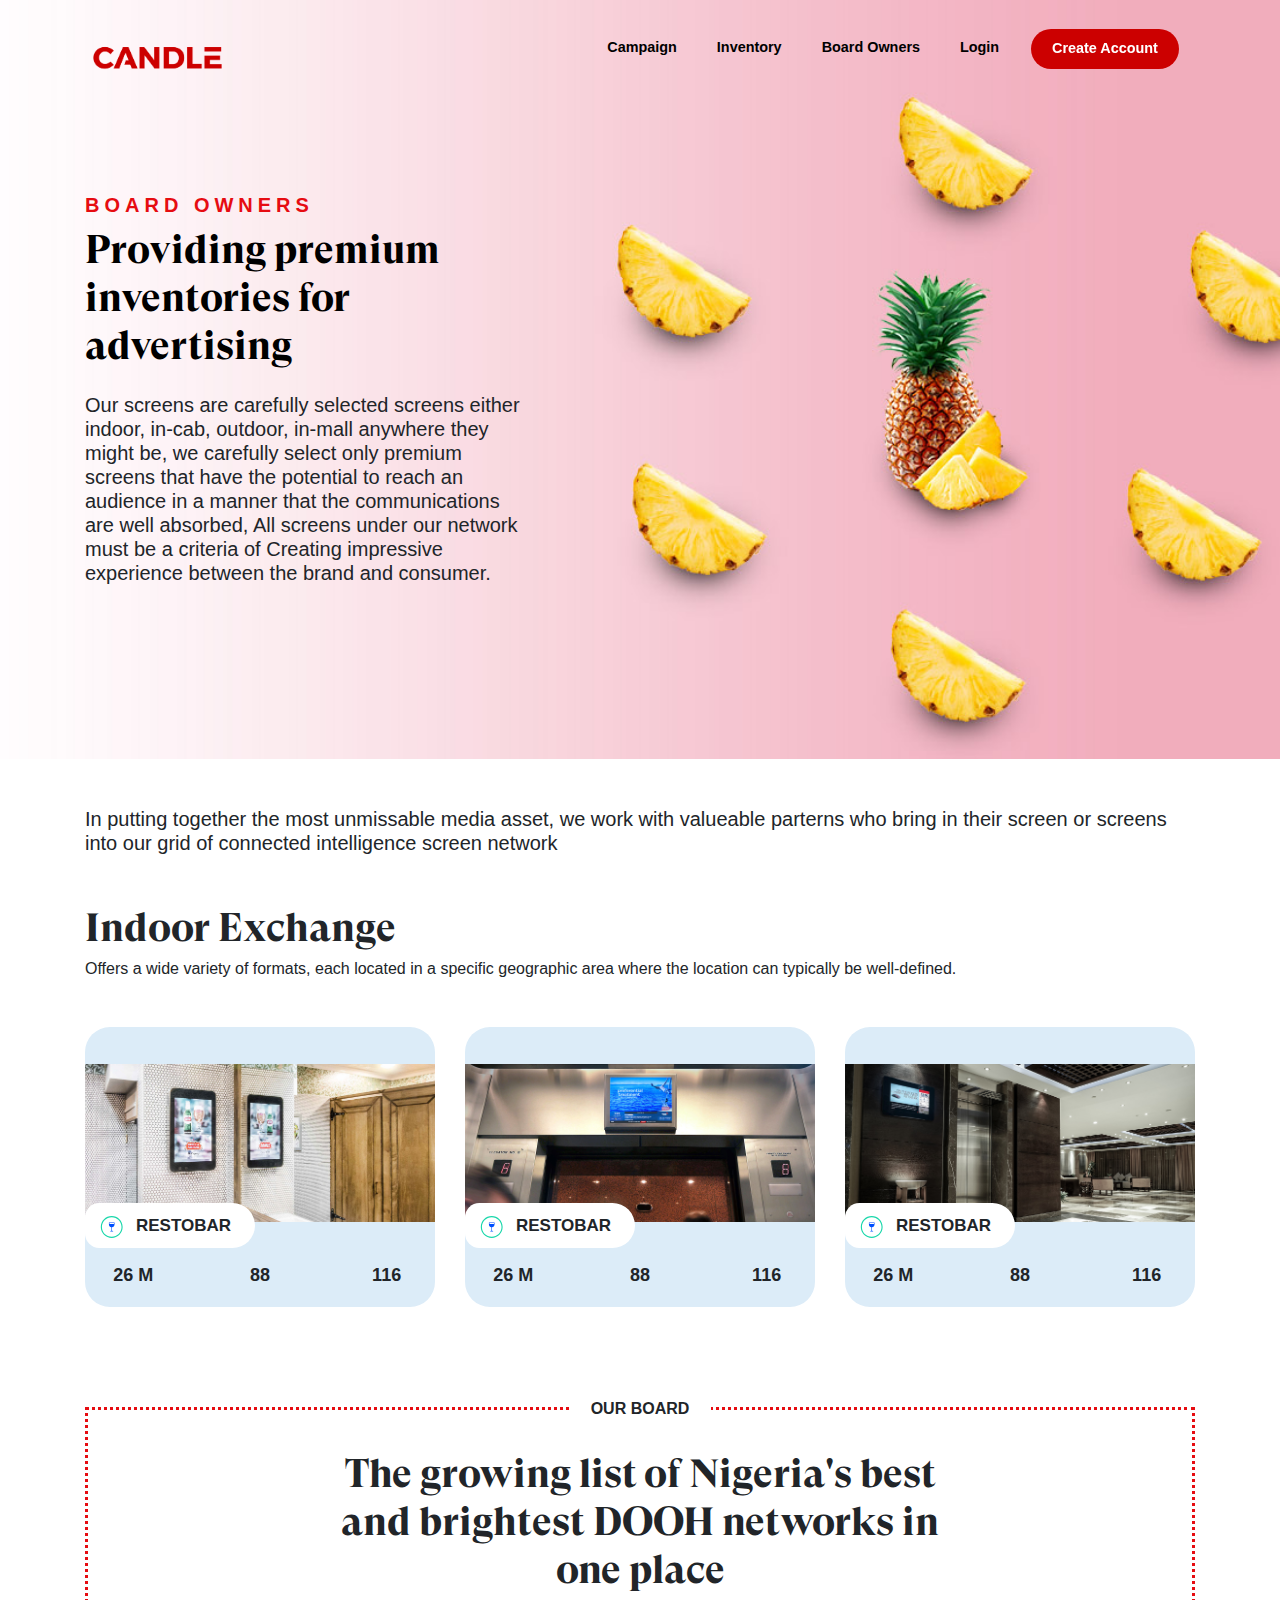
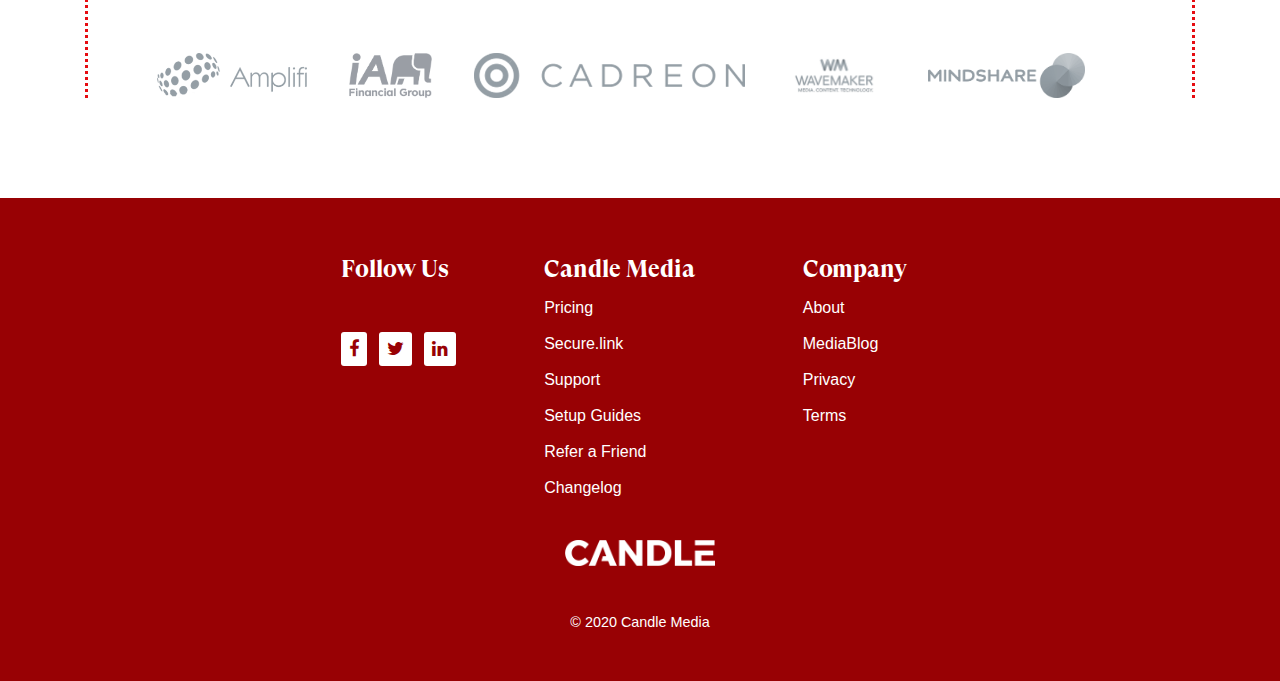
<file: board.html>
<!DOCTYPE html>
<html lang="en">

<head>
    <meta charset="utf-8">
    <meta name="viewport" content="width=device-width, initial-scale=1, shrink-to-fit=no">
    <meta http-equiv="x-ua-compatible" content="ie=edge">
    <title>Candle</title>
    <!-- Font Awesome -->
    <link rel="stylesheet" href="https://maxcdn.bootstrapcdn.com/font-awesome/4.7.0/css/font-awesome.min.css">

    <!-- Bootstrap core CSS -->

    <link href="css/bootstrap.min.css" rel="stylesheet">
    <!-- Material Design Bootstrap -->
    <link href="css/mdb.min.css" rel="stylesheet">
    <link href="css/mdb.lite.css" rel="stylesheet">
    <!-- Your custom styles (optional) -->
    <link href="css/hover.css" rel="stylesheet">
    <link href="css/style.css" rel="stylesheet">

</head>


<body>
    <header>
        <!-- bg holders the background-image for the header -->
        <div class="bg bg-board">
            <div class="container">
                <nav class="navbar navbar-expand-lg navbar-light "
                    style="box-shadow:none ; z-index: 100;     padding-left: 0px;">
                    <a class="navbar-brand waves-effect waves-light " href="index.html"><img src="img/candle-hd.png"
                            style="width:145px  "></a>
                    <button id="candleNav" class="navbar-toggler " type="button" data-toggle="collapse"
                        data-target="#navbarNav" aria-controls="navbarNav" aria-expanded="false"
                        aria-label="Toggle navigation">
                        <span class="navbar-toggler-icon"></span>
                    </button>
                    <div class="collapse navbar-collapse navbar-right" id="navbarNav">
                        <ul class="navbar-nav ml-auto my-navigation">
                            <li class="nav-item pl-4">
                                <a class="nav-link waves-effect waves-light" href="campaign.html">Campaign</a>
                            </li>
                            <li class="nav-item pl-4">
                                <a class="nav-link waves-effect waves-light" href="inventory.html">Inventory</a>
                            </li>
                            <li class="nav-item pl-4">
                                <a class="nav-link waves-effect waves-light" href="board.html">Board Owners</a>
                            </li>
                            <li class="nav-item pl-4">
                                <a class="nav-link waves-effect waves-light" data-toggle="modal"
                                    data-target="#modalLoginForm">Login</a>
                            </li>
                            <li class="nav-item pl-4">
                                <a class="nav-link waves-effect waves-light nav-create hvr-sweep-to-top"
                                    data-toggle="modal" data-target="#modalsignupForm">Create Account</a>
                            </li>
                            <!-- <li class="nav-item pl-4">
                                <a class="btn btn-sm px-3 nav-link waves-effect can-btn waves-light " data-toggle="modal"
                                    data-target="#modalsignupForm">Create account</a>
                            </li> -->

                        </ul>
                    </div>
                </nav>

                <!-- header content  -->
                <div class="">
                    <div class="row pt-5">
                        <div class="col-lg-5 text-lg-left" style="margin-bottom: 166px!important;">
                            <div class="mt-5 ">
                                <h5 class="font-bold cand-text cand-textt">BOARD OWNERS</h5>
                                <h1 class="black-text playfair">
                                    Providing premium inventories for advertising</h1>

                                <h5 class=" pt-3 ">Our screens are carefully selected screens either indoor, in-cab,
                                    outdoor, in-mall anywhere they might be, we carefully select only premium screens
                                    that have the potential to reach an audience in a manner that the communications are
                                    well absorbed, All screens under our network must be a criteria of Creating
                                    impressive experience between the brand and consumer.

                                </h5>
                            </div>
                        </div>
                        <div class="col-lg-6" id="vector">
                            
                        </div>

                    </div>


                </div>
                <!-- end of header content -->


            </div>
            <!-- end of background div -->
        </div>
        <!-- end of container for the header -->
    </header>

    <!-- begining of the video clip -->
    <section class="">
        <div class="container">
            <h5 class="mt-5">In putting together the most unmissable media asset, we work with valueable parterns who
                bring in their
                screen or screens into our grid of connected intelligence screen network </h5>
            <div class="" style="margin-bottom: 100px;">
                <div class="my-5">
                    <h1 class="playfair">Indoor Exchange</h1>
                    <h6>Offers a wide variety of formats, each located in a specific geographic area where the location
                        can typically be well-defined.</h4>
                </div>
                <div class="row">
                    <div class="col-md-4">
                        <div class="indoor-card">
                            <img class="img-fluid" src="./img/env-restobar.jpg" />
                            <div class="indoor-kind">
                                <h3 class="">
                                    <img class="" src="./img/in-icon.svg" />RESTOBAR</h3>
                            </div>
                            <div class="locatee">
                                <div class="row">
                                    <div class="col-4">
                                        <h5>26 M</h5>
                                    </div>
                                    <div class="col-4">
                                        <h5>88</h5>
                                    </div>
                                    <div class="col-4">
                                        <h5>116</h5>
                                    </div>
                                </div>
                            </div>
                        </div>
                    </div>
                    <div class="col-md-4">
                        <div class="indoor-card">
                            <img class="img-fluid" src="./img/env-office.jpg" />
                            <div class="indoor-kind">
                                <h3 class="">
                                    <img class="" src="./img/in-icon.svg" />RESTOBAR</h3>
                            </div>
                            <div class="locatee">
                                <div class="row">
                                    <div class="col-4">
                                        <h5>26 M</h5>
                                    </div>
                                    <div class="col-4">
                                        <h5>88</h5>
                                    </div>
                                    <div class="col-4">
                                        <h5>116</h5>
                                    </div>
                                </div>
                            </div>
                        </div>
                    </div>
                    <div class="col-md-4">
                        <div class="indoor-card">
                            <img class="img-fluid" src="./img/env-residential.jpg" />
                            <div class="indoor-kind">
                                <h3 class="">
                                    <img class="" src="./img/in-icon.svg" />RESTOBAR</h3>
                            </div>
                            <div class="locatee">
                                <div class="row">
                                    <div class="col-4">
                                        <h5>26 M</h5>
                                    </div>
                                    <div class="col-4">
                                        <h5>88</h5>
                                    </div>
                                    <div class="col-4">
                                        <h5>116</h5>
                                    </div>
                                </div>
                            </div>
                        </div>
                    </div>
                </div>
            </div>

        </div>

        <div class="container">
            <div class="our-clients text-center">
                <div class="our-client">
                    <h6 class="font-bold">OUR BOARD</h6>
                </div>
                <h1 class="playfair">The growing list of Nigeria's best<br>and brightest DOOH networks in<br>
                    one place</h1>
                <div class="clients-logo">
                    <img class="img-fluid" src="./img/logo1.png" />
                    <img class="img-fluid" src="./img/logo2.png" />
                    <img class="img-fluid" src="./img/logo3.png" />
                    <img class="img-fluid" src="./img/logo4.png" />
                    <img class="img-fluid" src="./img/logo5.png" />
                </div>
            </div>
        </div>
    </section>


    <!-- footer -->
    <footer>
        <div class="bg-footer">
            <div class="container  pb-4">
                <div class="row">
                    <div class="col-md-7 mx-auto">
                        <div class="row">
                            <div class="col-md-3 mx-auto">
                                <h4 class="playfair white-text">Follow Us</h4>
                                <div class="my-5">
                                    <a type="button" class="btn-sm px-0 mr-2 py-0">
                                        <i class="fa fa-facebook white icon-style"></i>
                                    </a>
                                    <a type="button" class="btn-sm px-0 mr-2 py-0">
                                        <i class="fa fa-twitter white icon-style"></i>
                                    </a>
                                    <a type="button" class="btn-sm px-0 mr-2 py-0">
                                        <i class="fa fa-linkedin white icon-style"></i>
                                    </a>
                                </div>
                            </div>
                            <div class="col-md-4 mx-auto">
                                <h4 class="playfair white-text">Candle Media</h4>
                                <ul class="footer-list">
                                    <li><a href="#">Pricing</a></li>
                                    <li><a href="#">Secure.link</a></li>
                                    <li><a href="#">Support</a></li>
                                    <li><a href="#">Setup Guides</a></li>
                                    <li><a href="#">Refer a Friend</a></li>
                                    <li><a href="#">Changelog</a></li>
                                </ul>
                            </div>
                            <div class="col-md-3 mx-auto">
                                <h4 class="playfair white-text">Company</h4>
                                <ul class="footer-list">
                                    <li><a href="#">About</a></li>
                                    <li><a href="#">Media</a></ <li><a href="#">Blog</a></li>
                                    <li><a href="#">Privacy</a></li>
                                    <li><a href="#">Terms</a></li>
                                </ul>
                            </div>
                        </div>
                    </div>
                </div>
                <div class="text-center mt-4">
                    <img src="img/candlewhite.png" class="footer-logo">
                    <p class="text-center text-white my-4">© 2020 Candle Media</p>
                </div>

                <!-- <div class="row footer-pad justify-content-between">
                        <div class="col-md-6 col-sm 12">
    
                            <div>
                                <h6 class="font-bold white-text">FOLLOW US</h6>
                                <div>
                                    <a type="button" class="btn-sm px-0 mr-2 py-0">
                                        <i class="fa fa-facebook white icon-style"></i>
                                    </a>
                                    <a type="button" class="btn-sm px-0 mr-2 py-0">
                                        <i class="fa fa-twitter white icon-style"></i>
                                    </a>
                                    <a type="button" class="btn-sm px-0 mr-2 py-0">
                                        <i class="fa fa-linkedin white icon-style"></i>
                                    </a>
    
                                </div>
                            </div>
                        </div>
                        <div class="col-md-6 white-text text-left goals col-sm-12 mt-5">
                            <div>
                                <a class="font-bold pad-footer h5-responsive">About</a>
                                <a class="font-bold pad-footer h5-responsive">Our Screens</a>
                                <a class="font-bold pad-footer h5-responsive">Contact Us</a>
                            </div>
                            <div class="pt-2 text-left">
                                <p class="font-bold">© 2018, a product of Buck and Bage Limited. All rights reserved.</p>
                            </div>
                        </div>
    
                    </div> -->


            </div>


        </div>

    </footer>


    <!-- end of footer -->



    <!-- login -->
    <div class="modal fade" id="modalLoginForm" tabindex="-1" role="dialog" aria-labelledby="myModalLabel"
        aria-hidden="true">
        <div class="modal-dialog" role="document">
            <div class="modal-content">
                <div class="modal-header text-center " style="border:0">
                    <h4 class="modal-title w-100 font-weight-bold cand-text">LOGIN</h4>
                    <button type="button" class="close cand-text " data-dismiss="modal" aria-label="Close"
                        style="text-shadow: unset">
                        <span aria-hidden="true" style="
                            background-color: #F1003A;
                            color: white;border-radius:100% ;padding-left: .52em;padding-right: .52em"
                            class="pb-1">&times;</span>
                    </button>
                </div>

                <div class="modal-body mx-3 mt-3 mb-3">
                    <div class="mb-3">
                        <label>Phone number</label>
                        <input type="number" id="defaultForm-email" class="form-control validate" placeholder=""
                            required>

                    </div>

                    <div class=" mb-4">
                        <label>Password</label>
                        <input type="password" id="defaultForm-pass" class="form-control validate" placeholder=""
                            required>
                        <p class="mt-3">Forgot password? <a class="cand-text">Click here</a></p>
                    </div>

                </div>
                <div class="modal-footer d-flex justify-content-center mb-3 " style="border:0">
                    <div class="text-center mx-3">
                        <a href="dashboard.html" class="btn btn-grad pad-btn hvr-overline-from-center">Login</a>
                    </div>


                </div>
                <div class="text-center mb-5">
                    <p>Dont have an account? <a class="cand-text">Sign Up</a></p>
                </div>

            </div>
        </div>
    </div>

    <!-- end of login -->
    <!-- sign up -->

    <div class="modal fade" id="modalsignupForm" tabindex="-1" role="dialog" aria-labelledby="myModalLabel"
        aria-hidden="true">
        <div class="modal-dialog" role="document">
            <div class="modal-content">
                <div class="modal-header text-center " style="border:0">
                    <h4 class="modal-title w-100 font-weight-bold cand-text">Sign Up</h4>
                    <button type="button" class="close cand-text " data-dismiss="modal" aria-label="Close">
                        <span aria-hidden="true" style="
                        background-color: #F1003A;
                        color: white;border-radius:100%;padding-left: .52em;padding-right: .52em"
                            class="pb-1 ">&times;</span>
                    </button>
                </div>

                <div class="modal-body mx-3 mt-3 mb-3">
                    <div class="mb-3">
                        <label>First Name</label>
                        <input type="text" id="defaultForm-email" class="form-control validate" placeholder="" required>

                    </div>
                    <div class="mb-3">
                        <label>Last Name</label>
                        <input type="text" id="defaultForm-email" class="form-control validate" placeholder="" required>

                    </div>
                    <div class="mb-3">
                        <label>Email Address</label>
                        <input type="email" id="defaultForm-email" class="form-control validate" placeholder=""
                            required>

                    </div>
                    <div class="mb-3">
                        <label>Phone number</label>
                        <input type="number" id="defaultForm-email" class="form-control validate" placeholder=""
                            required>

                    </div>

                    <div class=" mb-3">
                        <label>Password</label>
                        <input type="password" id="defaultForm-pass" class="form-control validate" placeholder=""
                            required>

                    </div>
                    <div class=" mb-4">
                        <label>Confirm Password</label>
                        <input type="password" id="defaultForm-pass" class="form-control validate" placeholder=""
                            required>

                    </div>

                    <!-- <div class="form-group  mt-4">
                        <input class="" type="checkbox" id="checkbox624" style="
                            height: 15px;
                            width: 15px">
                        <label for="checkbox624" class="white-text form-check-label"><a href="#" class="cand-text ml-3 font-weight-bold">
                                I accept the Terms and Conditions</a></label>
                    </div> -->

                    <div>
                        <p class="font-small">By creating your account, you agree to our <a class="cand-text pl-1">Terms
                                & Conditions</a></p>
                    </div>
                </div>

                <div class="modal-footer d-flex justify-content-center mb-3 " style="border:0">
                    <div class="text-center mx-3">
                        <button class="btn btn-grad pad-btn hvr-overline-from-center">Sign Up</button>
                    </div>


                </div>
                <div class="text-center mb-5">
                    <p>Already got an account? <a class="cand-text">Sign In</a></p>
                </div>


            </div>
        </div>
    </div>
    <!-- end of sign up -->


    <!-- SCRIPTS -->
    <!-- JQuery -->
    <script type="text/javascript" src="js/jquery-3.3.1.min.js"></script>
    <!-- Bootstrap tooltips -->
    <script type="text/javascript" src="js/popper.min.js"></script>
    <!-- Bootstrap core JavaScript -->
    <script type="text/javascript" src="js/bootstrap.min.js"></script>

    <!-- MDB core JavaScript -->
    <script type="text/javascript" src="js/mdb.min.js"></script>
    <script>
        new WOW().init();
    </script>
    <script>

    </script>
    <script>
        $(".a1").mouseenter(function () {
            $(".a1").addClass("active");
            $(".a2").removeClass("active");
            $(".a3").removeClass("active");


        });

        $(".a2").mouseenter(function () {
            $(".a1").removeClass("active");
            $(".a2").addClass("active");
            $(".a3").removeClass("active");


        });

        $(".a3").mouseenter(function () {
            $(".a1").removeClass("active");
            $(".a2").removeClass("active");
            $(".a3").addClass("active");


        });
    </script>
    <script>
        jQuery(document).ready(function ($) {
            var alterClass = function () {
                var ww = document.body.clientWidth;
                if (ww < 768) {
                    $('#test1').addClass('order-12');
                    $('#test2').addClass('order-12');

                } else {
                    $('#test1').removeClass('order-12');
                    $('#test2').removeClass('order-12');

                }
            };
            $(window).resize(function () {
                alterClass();
            });
            //Fire it when the page first loads:
            alterClass();
        });
    </script>
    <div class="hiddendiv common"></div>
</body>

</html>
</file>
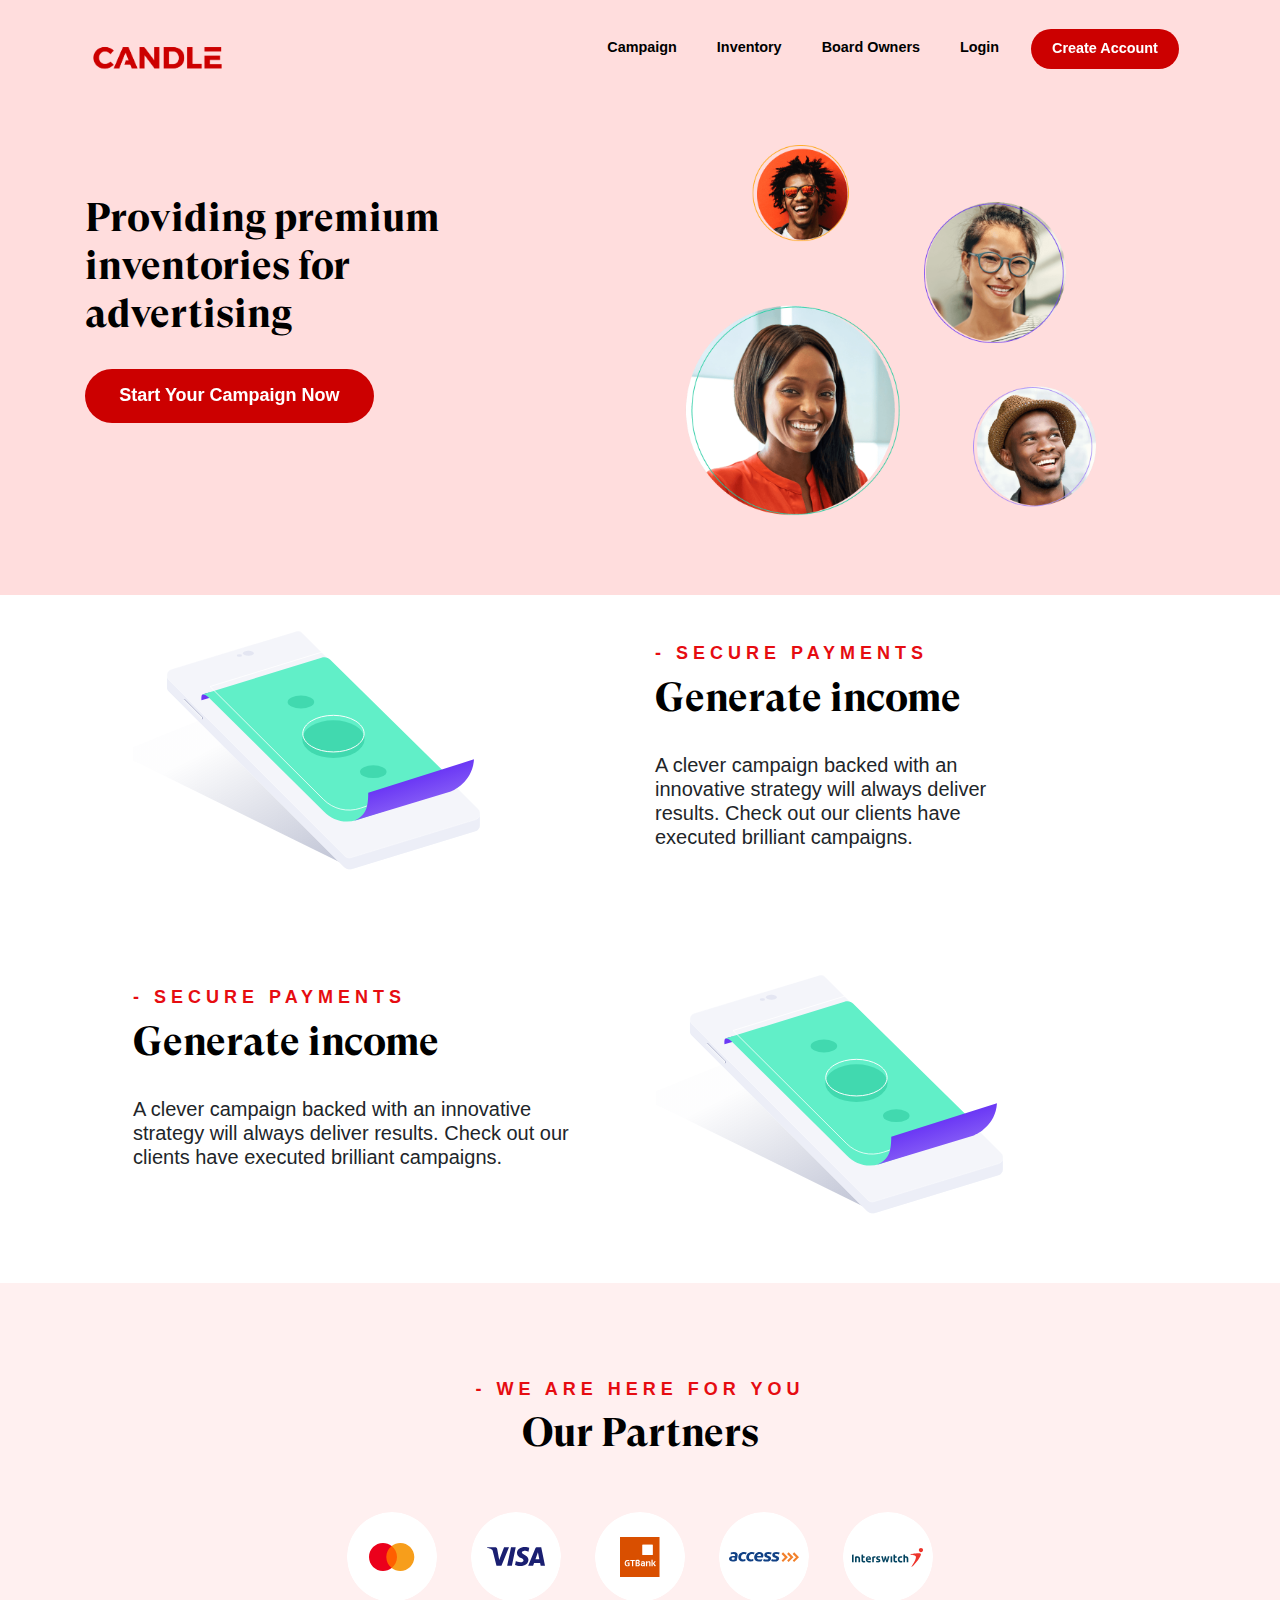
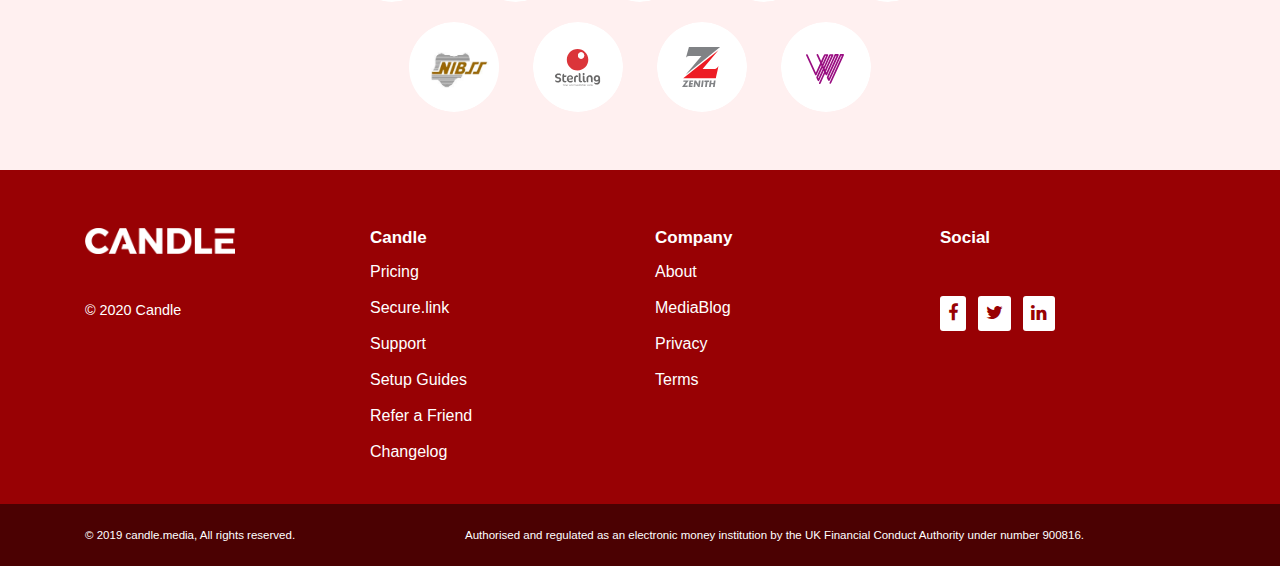
<file: media-owner.html>
<!DOCTYPE html>
<html lang="en">

<head>
    <meta charset="utf-8">
    <meta name="viewport" content="width=device-width, initial-scale=1, shrink-to-fit=no">
    <meta http-equiv="x-ua-compatible" content="ie=edge">
    <title>Candle</title>
    <!-- Font Awesome -->
    <link rel="stylesheet" href="https://maxcdn.bootstrapcdn.com/font-awesome/4.7.0/css/font-awesome.min.css">

    <!-- Bootstrap core CSS -->

    <link href="css/bootstrap.min.css" rel="stylesheet">
    <!-- Material Design Bootstrap -->
    <link href="css/mdb.min.css" rel="stylesheet">
    <link href="css/mdb.lite.css" rel="stylesheet">
    <!-- Your custom styles (optional) -->
    <link href="css/hover.css" rel="stylesheet">
    <link href="css/style.css" rel="stylesheet">

</head>


<body>
    <header>
        <!-- bg holders the background-image for the header -->
        <div class="bg bg-about">
            <div class="container">
                <nav class="navbar navbar-expand-lg navbar-light "
                    style="box-shadow:none ; z-index: 100;     padding-left: 0px;">
                    <a class="navbar-brand waves-effect waves-light " href="index.html"><img src="img/candle-hd.png"
                            style="width:145px  "></a>
                    <button id="candleNav" class="navbar-toggler " type="button" data-toggle="collapse"
                        data-target="#navbarNav" aria-controls="navbarNav" aria-expanded="false"
                        aria-label="Toggle navigation">
                        <span class="navbar-toggler-icon"></span>
                    </button>
                    <div class="collapse navbar-collapse navbar-right" id="navbarNav">
                        <ul class="navbar-nav ml-auto my-navigation">
                            <li class="nav-item pl-4">
                                <a class="nav-link waves-effect waves-light" href="campaign.html">Campaign</a>
                            </li>
                            <li class="nav-item pl-4">
                                <a class="nav-link waves-effect waves-light" href="inventory.html">Inventory</a>
                            </li>
                            <li class="nav-item pl-4">
                                <a class="nav-link waves-effect waves-light" href="board.html">Board Owners</a>
                            </li>
                            <li class="nav-item pl-4">
                                <a class="nav-link waves-effect waves-light" data-toggle="modal"
                                    data-target="#modalLoginForm">Login</a>
                            </li>
                            <li class="nav-item pl-4">
                                <a class="nav-link waves-effect waves-light nav-create hvr-sweep-to-top"
                                    data-toggle="modal" data-target="#modalsignupForm">Create Account</a>
                            </li>
                            <!-- <li class="nav-item pl-4">
                                <a class="btn btn-sm px-3 nav-link waves-effect can-btn waves-light " data-toggle="modal"
                                    data-target="#modalsignupForm">Create account</a>
                            </li> -->

                        </ul>
                    </div>
                </nav>

                <!-- header content  -->
                <div class="">
                    <div class="row pt-5">
                        <div class="col-lg-5 text-lg-left" style="margin-bottom: 166px!important;">
                            <div class="mt-5 ">
                                <h1 class="black-text playfair">
                                    Providing premium inventories for advertising</h1>
                                    <a class="mt-4 btn mx-0 btn-grad hvr-sweep-to-top"><b>Start Your Campaign Now</b></a>
                                    
                            </div>
                        </div>
                        <div class="col-md-1"></div>
                        <div class="col-lg-6 float-right" id="vector">
                            <img class="img-fluid" src="./img/abouts.png" />
                        </div>

                    </div>


                </div>
                <!-- end of header content -->


            </div>
            <!-- end of background div -->
        </div>
        <!-- end of container for the header -->
    </header>

    <!-- begining of the video clip -->
    <section class="">
        <div class="container">
            <div class="row">
                <div class="col-md-6">
                    <div class="mx-5">
                       <img class="img-fluid" src="./img/ownerr1.svg"/>
                    </div>
                </div>
                <div class="col-md-4">
                        <h5 class="cand-text cand-textt d-inline-flex h5-responsive mt-5">- Secure payments</h5>
                    <h1 class="black-text playfair mb-3">Generate income</h1>
                    <p><h5 class=" pt-3 ">A clever campaign backed with an innovative strategy will always
                            deliver results. Check out our clients have executed brilliant campaigns.

                        </h5></p>
                </div>
            </div>


        </div>
    </section>


    <section class="">
            <div class="container">

                <div class="row">
                        <div class="col-md-5 ml-5">
                                <h5 class="cand-text cand-textt d-inline-flex h5-responsive mt-5">- Secure payments</h5>
                            <h1 class="black-text playfair mb-3">Generate income</h1>
                            <p><h5 class=" pt-3 ">A clever campaign backed with an innovative strategy will always
                                    deliver results. Check out our clients have executed brilliant campaigns.
        
                                </h5></p>
                        </div>

                    <div class="col-md-6">
                        <div class="mx-5">
                           <img class="img-fluid" src="./img/ownerr1.svg"/>
                        </div>
                    </div>
                </div>
    
    
            </div>
        </section>
    

    <section class="py-5 sectioncol" style="margin-bottom: -100px;">
        <div class="container">
            <div class="text-center">
                    <h5 class="cand-text cand-textt d-inline-flex h5-responsive mt-5">- We are here for you</h5>
                    <h1 class="black-text playfair mb-3">Our Partners</h1>
            </div>
            <div class="row justify-content-center">
                <div class="col-md-7">
                    <div class="partners">
                        <img class="" src="./img/part1.svg"/>
                        <img class="" src="./img/part2.svg"/>
                        <img class="" src="./img/part3.svg"/>
                        <img class="" src="./img/part4.svg"/>
                        <img class="" src="./img/part5.svg"/>
                        <img class="" src="./img/part6.svg"/>
                        <img class="" src="./img/part7.svg"/>
                        <img class="" src="./img/part8.svg"/>
                        <img class="" src="./img/part9.svg"/>
                    </div>
                </div>
            </div>


        </div>
    </section>




    <footer>
        <div class="bg-footer">
            <div class="container  pb-4">
                <div class="row">
                    <div class="col-md-12 mx-auto">
                        <div class="row">
                            <div class="col-md-3 mx-auto">
                                <img src="img/candlewhite.png" class="footer-logo">
                                <p class="text-white my-4">© 2020 Candle</p>
                            </div>
                            <div class="col-md-3 mx-auto">
                                <h4 class="font-weight-bold white-text" style="font-size: 17px">Candle</h4>
                                <ul class="footer-list">
                                    <li><a href="#">Pricing</a></li>
                                    <li><a href="#">Secure.link</a></li>
                                    <li><a href="#">Support</a></li>
                                    <li><a href="#">Setup Guides</a></li>
                                    <li><a href="#">Refer a Friend</a></li>
                                    <li><a href="#">Changelog</a></li>
                                </ul>
                            </div>
                            <div class="col-md-3 mx-auto">
                                <h4 class="font-weight-bold white-text" style="font-size: 17px">Company</h4>
                                <ul class="footer-list">
                                    <li><a href="#">About</a></li>
                                    <li><a href="#">Media</a><!-- <li--><a href="#">Blog</a></li>
                                    <li><a href="#">Privacy</a></li>
                                    <li><a href="#">Terms</a></li>
                                </ul>
                            </div>
                            <div class="col-md-3 mx-auto">
                                <h4 class="font-weight-bold white-text" style="font-size: 17px">Social</h4>
                                <div class="my-5">
                                    <a type="button" class="btn-sm px-0 mr-2 py-0">
                                        <i class="fa fa-facebook white icon-style"></i>
                                    </a>
                                    <a type="button" class="btn-sm px-0 mr-2 py-0">
                                        <i class="fa fa-twitter white icon-style"></i>
                                    </a>
                                    <a type="button" class="btn-sm px-0 mr-2 py-0">
                                        <i class="fa fa-linkedin white icon-style"></i>
                                    </a>
                                </div>
                            </div>
                        </div>
                    </div>
                </div>
            </div>
        </div>
        <div class="bg-sub-footer">
            <div class="container">
                <div class="row">
                    <div class="col-md-4">
                        <small class="text-white">© 2019 candle.media, All rights reserved.</small>
                    </div>
                    <div class="col-md-8">
                        <small class="text-white">Authorised and regulated as an electronic money institution by the UK
                            Financial Conduct Authority under number 900816.</small>
                    </div>
                </div>
            </div>
        </div>
    </footer>


    <!-- login -->
    <div class="modal fade" id="modalLoginForm" tabindex="-1" role="dialog" aria-labelledby="myModalLabel"
        aria-hidden="true">
        <div class="modal-dialog" role="document">
            <div class="modal-content">
                <div class="modal-header text-center " style="border:0">
                    <h4 class="modal-title w-100 font-weight-bold cand-text">LOGIN</h4>
                    <button type="button" class="close cand-text " data-dismiss="modal" aria-label="Close"
                        style="text-shadow: unset">
                        <span aria-hidden="true" style="
                            background-color: #F1003A;
                            color: white;border-radius:100% ;padding-left: .52em;padding-right: .52em"
                            class="pb-1">&times;</span>
                    </button>
                </div>

                <div class="modal-body mx-3 mt-3 mb-3">
                    <div class="mb-3">
                        <label>Phone number</label>
                        <input type="number" id="defaultForm-email" class="form-control validate" placeholder=""
                            required>

                    </div>

                    <div class=" mb-4">
                        <label>Password</label>
                        <input type="password" id="defaultForm-pass" class="form-control validate" placeholder=""
                            required>
                        <p class="mt-3">Forgot password? <a class="cand-text">Click here</a></p>
                    </div>

                </div>
                <div class="modal-footer d-flex justify-content-center mb-3 " style="border:0">
                    <div class="text-center mx-3">
                        <a class="mt-4 btn mx-0 btn-grad wow fadeInUp hvr-sweep-to-top"
                            style="    padding: 11px 106px;"><b>Login</b></a>
                    </div>


                </div>
                <div class="text-center mb-5">
                    <p>Dont have an account? <a class="cand-text">Sign Up</a></p>
                </div>

            </div>
        </div>
    </div>

    <!-- end of login -->
    <!-- sign up -->

    <div class="modal fade" id="modalsignupForm" tabindex="-1" role="dialog" aria-labelledby="myModalLabel"
        aria-hidden="true">
        <div class="modal-dialog" role="document">
            <div class="modal-content">
                <div class="modal-header text-center " style="border:0">
                    <h4 class="modal-title w-100 font-weight-bold cand-text">Sign Up</h4>
                    <button type="button" class="close cand-text " data-dismiss="modal" aria-label="Close">
                        <span aria-hidden="true" style="
                        background-color: #F1003A;
                        color: white;border-radius:100%;padding-left: .52em;padding-right: .52em"
                            class="pb-1 ">&times;</span>
                    </button>
                </div>

                <div class="modal-body mx-3 mt-3 mb-3">
                    <div class="mb-3">
                        <label>First Name</label>
                        <input type="text" id="defaultForm-email" class="form-control validate" placeholder="" required>

                    </div>
                    <div class="mb-3">
                        <label>Last Name</label>
                        <input type="text" id="defaultForm-email" class="form-control validate" placeholder="" required>

                    </div>
                    <div class="mb-3">
                        <label>Email Address</label>
                        <input type="email" id="defaultForm-email" class="form-control validate" placeholder=""
                            required>

                    </div>
                    <div class="mb-3">
                        <label>Phone number</label>
                        <input type="number" id="defaultForm-email" class="form-control validate" placeholder=""
                            required>

                    </div>

                    <div class=" mb-3">
                        <label>Password</label>
                        <input type="password" id="defaultForm-pass" class="form-control validate" placeholder=""
                            required>

                    </div>
                    <div class=" mb-4">
                        <label>Confirm Password</label>
                        <input type="password" id="defaultForm-pass" class="form-control validate" placeholder=""
                            required>

                    </div>

                    <!-- <div class="form-group  mt-4">
                        <input class="" type="checkbox" id="checkbox624" style="
                            height: 15px;
                            width: 15px">
                        <label for="checkbox624" class="white-text form-check-label"><a href="#" class="cand-text ml-3 font-weight-bold">
                                I accept the Terms and Conditions</a></label>
                    </div> -->

                    <div>
                        <p class="font-small">By creating your account, you agree to our <a class="cand-text pl-1">Terms
                                & Conditions</a></p>
                    </div>
                </div>

                <div class="modal-footer d-flex justify-content-center mb-3 " style="border:0">
                    <div class="text-center mx-3">
                        <a class="mt-4 btn mx-0 btn-grad wow fadeInUp hvr-sweep-to-top"
                            style="    padding: 11px 106px;"><b>Sign Up</b></a>
                    </div>


                </div>
                <div class="text-center mb-5">
                    <p>Already got an account? <a class="cand-text">Sign In</a></p>
                </div>


            </div>
        </div>
    </div>
    <!-- end of sign up -->


    <!-- SCRIPTS -->
    <!-- JQuery -->
    <script type="text/javascript" src="js/jquery-3.3.1.min.js"></script>
    <!-- Bootstrap tooltips -->
    <script type="text/javascript" src="js/popper.min.js"></script>
    <!-- Bootstrap core JavaScript -->
    <script type="text/javascript" src="js/bootstrap.min.js"></script>

    <!-- MDB core JavaScript -->
    <script type="text/javascript" src="js/mdb.min.js"></script>
    <script>
        new WOW().init();
    </script>
    <script>

    </script>
    <script>
        $(".a1").mouseenter(function () {
            $(".a1").addClass("active");
            $(".a2").removeClass("active");
            $(".a3").removeClass("active");


        });

        $(".a2").mouseenter(function () {
            $(".a1").removeClass("active");
            $(".a2").addClass("active");
            $(".a3").removeClass("active");


        });

        $(".a3").mouseenter(function () {
            $(".a1").removeClass("active");
            $(".a2").removeClass("active");
            $(".a3").addClass("active");


        });
    </script>
    <script>
        jQuery(document).ready(function ($) {
            var alterClass = function () {
                var ww = document.body.clientWidth;
                if (ww < 768) {
                    $('#test1').addClass('order-12');
                    $('#test2').addClass('order-12');

                } else {
                    $('#test1').removeClass('order-12');
                    $('#test2').removeClass('order-12');

                }
            };
            $(window).resize(function () {
                alterClass();
            });
            //Fire it when the page first loads:
            alterClass();
        });
    </script>
    <div class="hiddendiv common"></div>
</body>

</html>
</file>
<file: css/style.css>
@import url('https://fonts.googleapis.com/css?family=Playfair+Display:900&display=swap');

/* GT_SUPER FONT */
@font-face {
    font-family: "gt-super";
    src: url("../font/gt-super/GT-Super-Display-Bold.woff2") format('woff');
}


@font-face {
    font-family: "CircularBook";
    src: url("../fonts/Circular-Book.woff") format('woff');
}

@font-face {
    font-family: "CircularBold";
    src: url("../fonts/Circular-Bold.woff") format('woff');
}

@font-face {
    font-family: "CircularLight";
    src: url("../fonts/Circular-Light.woff") format('woff');
}
.playfair{
    font-family: 'gt-super', serif;
}

@import url('https://fonts.googleapis.com/css?family=Muli:400,800');

body {
    font-size: 0.9rem;
    overflow-x: hidden;
    font-family: 'Muli', sans-serif;
}
.font-light{
    font-family:CircularLight;
}
.font-bold{
    font-weight: bold;
    font-family: 'Muli', sans-serif;
}
a:hover {
    color: #F82323 ;
}
/* index page styles ..note that some of the styles are used in other component,
please do not make changes directly to them */

/* styles for the header component o */
.font-menu {
    font-size: 5em;
    font-weight: bolder;
    line-height: 1;
}
/* .collapsing {
    position: relative;
    height: 0;
    overflow: hidden;
    transition: height 0.95s ease;
  } */
  .bg-full{
    min-height: 100vh;
  }
.bg{
  background-size: cover; 
  background-repeat: no-repeat; 
  height:100%;
  max-width:100%;
  background-position: right;
  background-repeat: no-repeat;
  background-size: cover;
}
.bg-home{
    /* background-image: url('../img/candle-element/cand/homebg-3.png');  */
    /* background-image: url('../img/candle-element/cand/bg-berry.png');  */
}
.bg-invent{
    background-image: url('../img/candle-element/cand/oran-bg.png'); 
    /* background: linear-gradient(45deg, white,#EFA6B6) */
}
.bg-board{
    /* background-image: url('../img/candle-element/cand/boardbg.png');  */
    background-image: url('../img/candle-element/pineapple-bg.jpg'); 
}
.bg-campaign{
    background: linear-gradient(45deg, white,#EFA6B6)
    /* background-image: url('../img/candle-element/cand/campaignbg.png');  */
}
.modal-header{
    background-color: #fff2f5;
}
.new-pad{
    padding-left: 150px;
    padding-right: 150px;
}
.outline-semi:hover{
    /* border-radius:250px; */
    /* border:3px dotted #FF0A6210;
    padding: 20px 40px 20px 40px; */
  background-color: #ffe1e8!important;  

}
.outline-semi{
    border: 0.6px solid #ff0a6421;
    background-color: white;
    border-radius: 105px;
    padding: 20px 40px 6px 40px;
    transition: 1s all;
}
.btn-grad{
    background:#cc0000;
    border-radius: 50px;
    color:white!important ;
    border:none;
    box-shadow:none;
    font-size: 18px;
    text-transform: capitalize;
}
.btn-outline{
    border: 1px solid #FF0A62 ;
    border-radius:5px;
    color:#FF0A62!important ;
  
    box-shadow:none;
    background-color:white ;
    font-weight: 1000;
    text-transform: unset;
    
    }
@media only screen and (max-width: 991px){
.navbar.navbar-light{
    box-shadow: none;
    /* height: 0; */
 
    position: absolute;
    width: -webkit-fill-available;
    background-color: white;
    box-shadow: 0px 2px 1px rgb(212, 212, 212)!important ;
    
    
    right: 0;
    /* background: violet; */
    z-index: 100000;
}
.new-pad{
    padding-left: 20px;
    padding-right: 20px;
}
.my-navigation{
width: -webkit-fill-available!important;
 background-color: #fff1f5;
  padding: 6px 8px 6px 16px;
  text-decoration: none;
  font-size: 20px;
  color: #818181;
  display: block;
  border: none;
  background: none;
  width:100%;
  text-align: left;
  cursor: pointer;
  outline: none;
    
}
.can-btn .navbar.navbar-light{

    background-color: #000;
}
}
@media only screen and (max-width: 895px){
   
    .my-navigation > .nav-item > .nav-link{
        color:#FF0A62!important;
      
    }
    }


    .modal-header .close {
      
        margin: -2px 0 -12px -2em;
    }

/* .waves-effect .nav-link:hover{
    border-bottom: 2px dotted white ;
    padding-bottom: 10px;
}
.waves-effect.navbar-nav  .nav-item .active{
    border-bottom: 2px dotted white ;
    padding-bottom: 10px;
} */

.navbar.navbar-light .breadcrumb .nav-item .nav-link, .navbar.navbar-light .navbar-nav .nav-item .nav-link{
    font-weight:600 ;
}
.can-btn{
    color:#FF0A62!important;
    border:1px solid #FF0A62;
    background-color:white;
    font-weight: bold!important;
    box-shadow:none;
    text-transform: unset;
    font-size: 14px!important;

}
.cand-btn{
    color:#FF0A62!important;
    border:2px solid #FF0A62 ;
    background-color:white;
    font-weight: bold;
    box-shadow:none;
    border-radius: 5px;
    text-transform: none;
    padding: 24px 48px 24px 48px ;
    font-size:16px!important;


}
.bounce {
    -moz-animation: bounce 8s infinite;
    -webkit-animation: bounce 8s infinite;
    animation: bounce 8s infinite;
  }
  
  @keyframes bounce {
    0%, 20%, 50%, 80%, 100% {
      transform: translateY(0);
    }
    40% {
      transform: translateY(-60px);
    }
    60% {
      transform: translateY(-25px);
    }
  }
  @media only screen and (max-width: 550px){
      #vector {
          display: none ;
      }
  }


/* end of header style */



.logos-section{
    margin: 40px auto;
}
.logo-sec{
    text-align: center;
}
.logo-sec img{
    height: 46px;
    margin-right: 38px;
}




/* video clip styles */
.cand-text{
    color:  #F82323;
    font-weight: 700!important;
}
.cand-textt{
    text-transform: uppercase;
    letter-spacing: 5px;
}

.longdash {
    padding : .084em 0 0 0;
    width : 2.4em;
   
    background-color: #F82323;
    display: inline-block;
}
.border{

	width:68vw;
	height: 73vh;

}
.num-text{
	color:#000;
	font-weight: 600;
}
.num-text + p {
	color:#7F8084;
}
.num-text:hover{
	color:#F82323;
    font-weight: 800;
    font-size: 4em;
    transition: 1s all;
}


.text{
	color:black;
	font-weight: 1000;
}
.a-link{
	color:#F82323;
	font-weight: bold;
}

.font-bold{
    font-weight: bold;
}
.head-text-sub{
    color:#7F8084;
}
.border {
   
    box-shadow: 0px 24px 38px #E5E2E3 ;
}

/* end of video clip styles */




/* information styles */
.ct-5{
    margin-top: 5em;
}

  .bg-slide{
      background-image: url('../img/5.png');
      position: unset ;
      width:100%;
      height: 100%;
      background-size: cover;

  }


  .text-camp{
    font-weight: 600;
}

.text-hover:hover{
    cursor: pointer;
    /* font-size:1rem ;  */
    transition: .5s ease;
}
  /* end of information */
/* how it works */

.round{
    border:1px solid #F82323;
    border-radius: 100%;
    padding:4px 10px 4px 10px ;
    font-size: 15px;
}
.infoslide{
    width:80%; 
    margin-left: 45px; 
    padding-top:80px ;
    padding-left:20px
}
@media only screen and (max-width: 528px){
    .infoslide{
        width:80%;
         margin-left: 22px; 
         padding-top:40px ;
         padding-left:15px
    } 

}
/* end of how it works  */

  /* curly discover bg style */


  .bg-create{
    background-image: url('../img/candle-element/start-using.png');
    background-color: #fff2f5 !important ;
    background-size: cover;
    background-repeat: no-repeat;
    height: auto ;
    background-position: center;
    padding-bottom: 6em;
    margin-bottom: 60px;
   
  }

  @media only screen  and (max-width:604px){
    .campaign-card {
        min-height: 800px!important;
    }


 .bg-create{
    background: #fff2f5 !important ;
    height: auto ;
    padding-top: 0;
    padding-bottom: 2em;
    margin-bottom: 3em;
 }
 .pt-candle {
     padding-top: 3em!important;
 }
  }
  .pt{
      padding-top:100px ;
  }
  .pt-candle{
    padding-top: 73px;
  }
/* end of curly */

/* subscription */

.subscription{
    font-size: .9em;
    background-color: #F3F3F3;
    color: #828282;
    border: 0;
    height: 4.5em;
    max-width: 80%;
   
}

/* end of subscription */


/* footer */
.bg-sub-footer{
    background: #4b0102;  
    padding: 20px 0px;
}
.bg-footer{
 position: relative;
 background-position: inherit;
 background: #980104;
    /* background-image: url('../img/9.png'); */
    margin-top: 100px;
    padding-top: 4em;
    background-size: cover;
    /* min-height: 401px; */
   
}
.bg-footer-dashboard{
   
    position: relative;
    bottom:0 ;
    background-position: inherit;
    background: linear-gradient(180deg , #F82323 , #FF0A62 );
    margin-top: 7em ;
       padding-top: 2em;

   }
@media only screen and (max-width: 604px){
    .bg-footer{
        background: linear-gradient(180deg , #F82323 , #FF0A62 )!important;
        margin-top: 43px!important;
        padding-top: 3em;
        
    }
}
.footer-pad{
    padding-top: 3em;
}
.icon-style{
    padding: 8px;
    font-size: 1.3em;
    border-radius: 3px;
    color: #980104;
}

@media only screen and (max-width: 528px){
    .goals{
        text-align: left!important ;
    }
    .pad-footer{
        padding-left: 2em ;
        padding-right: 0 ;
    }
}
.pad-footer{
    padding-right: 4em ;
    padding-left: 0 ;
}


/* end of footer */

/* login */
.cand-text{
    color:#E60C11!important;
}
.pad-btn{
    padding-left: 12rem!important;
    padding-right: 12em!important;
}
@media only screen and (max-width: 528px){
    .pad-btn{
        padding-left: 8.6em!important;
        padding-right: 8.6em!important;
    }
    .grad{
        text-align: left ;
        margin-left:0!important;
    }
    .outline-semi{
        padding: 0;
        border: 0;
    }


}


/* dashboard style */
.bg-grad{
    background: linear-gradient(180deg , #F82323 , #FF0A62 );
}
 .mydash .active{
    background:linear-gradient(to bottom, #F1003A , #E92532 , #E50000 );
    color:white;
}

 .mydash {
    color:white;
}


.mydash{
    width: 255px;
    
    text-align: center;
}
.inline-block{
    display:inline-block;
}
.text-small{
    font-size: 10px ;
    line-height: 1 ;
}
.border-image{
    border:1px solid #F1003A;
}

input[type="text"].place-white::-webkit-input-placeholder {
    color: white;
    font-size:12px;
    border-bottom: none ;
  }
 
  .dropdown-menu{
      right:0!important;
      left: unset ;
      margin-top: 20px!important ;
      transition: .5s ease; ;
  }
  .dash-text-prof{
      font-weight: bold;
  }
.select-bg{
    color:white ;
    font-weight:500 ;
    background-color: #F1003A ;
    border:0 ;
}
select, input[type="color" i][list] {

    border-width: 1px;
    border-style: solid;
    border-color: white;
    border-image: initial;
}
.dash-grey{
    background-color: #F8F8F8;
    color: black ;
   
}
.box-summary{
    background-color: #F9F9F9 ;
    padding:33px ;
    border: 3px solid #F9F9F9 ;
    text-align: center;
    border-radius: 3px;
}
.box-summary:hover{
   
    border: 3px solid #F1003A  ;
    box-shadow: 5px 5px 5px #F1003A22;
    background-color: white;
}
.box-summary:focus{
    
    
    border: 3px solid #F1003A  ;
}
.product-text{
    font-size: .39em;
}
.dash-nav{
   
    
    box-sizing: border-box;
    flex-wrap: nowrap;
    flex-grow: 1;
}
.dash-grey.active{
    background-color: #fff!important;
   
   box-sizing: content-box;
}
.bl-1{
border-left: 1px solid #efefef ;
}
.box-dash{
    border: 1px solid #ececec ;  

    border-radius : 5px ;
}
.bolder{
    font-weight: bolder;
}
 /* datatable */
 table.dataTable thead>tr>td.sorting,
table.dataTable thead>tr>td.sorting_asc,
table.dataTable thead>tr>td.sorting_desc,
table.dataTable thead>tr>th.sorting,
table.dataTable thead>tr>th.sorting_asc,
table.dataTable thead>tr>th.sorting_desc {
  padding-right: 30px
}

table.dataTable thead .sorting,
table.dataTable thead .sorting_asc,
table.dataTable thead .sorting_asc_disabled,
table.dataTable thead .sorting_desc,
table.dataTable thead .sorting_desc_disabled {
  cursor: pointer;
  position: relative
}

table.dataTable thead .sorting:after,
table.dataTable thead .sorting:before,
table.dataTable thead .sorting_asc:after,
table.dataTable thead .sorting_asc:before,
table.dataTable thead .sorting_asc_disabled:after,
table.dataTable thead .sorting_asc_disabled:before,
table.dataTable thead .sorting_desc:after,
table.dataTable thead .sorting_desc:before,
table.dataTable thead .sorting_desc_disabled:after,
table.dataTable thead .sorting_desc_disabled:before {
  position: absolute;
  bottom: .9em;
  display: block;
  opacity: .3
}

table.dataTable thead .sorting:before,
table.dataTable thead .sorting_asc:before,
table.dataTable thead .sorting_asc_disabled:before,
table.dataTable thead .sorting_desc:before,
table.dataTable thead .sorting_desc_disabled:before {
  right: 1em;
  content: "\f0de";
  font-family: FontAwesome;
  font-size: 1rem
}

table.dataTable thead .sorting:after,
table.dataTable thead .sorting_asc:after,
table.dataTable thead .sorting_asc_disabled:after,
table.dataTable thead .sorting_desc:after,
table.dataTable thead .sorting_desc_disabled:after {
  content: "\f0dd";
  font-family: FontAwesome;
  right: 16px;
  font-size: 1rem
}

table.dataTable thead .sorting_asc:before,
table.dataTable thead .sorting_desc:after {
  opacity: 1
}

table.dataTable thead .sorting_asc_disabled:before,
table.dataTable thead .sorting_desc_disabled:after {
  opacity: 0
}


.table-striped tbody tr:nth-of-type(odd) {
    background-color: #FFF3F6 ;
}
.max-width-form-account{
    max-width: 500px;
}
/* card style */
.btn-new-card{
    color :#F1003A  ;
    background-color: white ;
    border: 1.2px solid #F1003A ;
    border-radius : 5px ;
    font-weight: 600;
    
}

.card-box{

    background:linear-gradient(to bottom, #24CCB8 ,#4880FF );
    border-radius: 5px ;
}
.card-box2{

    background:linear-gradient(to bottom, #FFC1A0,#F82323 );
    border-radius: 5px ;
}
.card-box3{

    background:linear-gradient(to bottom, #CCBB24 ,#FFA048);
    border-radius: 5px ;
}

.nav-pills .nav-link.active, .nav-pills .show>.nav-link{
    background-color: white ;
    border: 1px solid #F82323 ;
    color:#F82323 ;
}
.nav-pills .nav-link, .nav-pills .show>.nav-link{
   
    color:#212120 ;
}
table td {
    font-size: .82rem;
    font-weight: 200;
}

/* bouncing arrow */
@-moz-keyframes bounce {
    0%, 20%, 50%, 80%, 100% {
      -moz-transform: translateY(0);
      transform: translateY(0);
    }
    40% {
      -moz-transform: translateY(-30px);
      transform: translateY(-30px);
    }
    60% {
      -moz-transform: translateY(-15px);
      transform: translateY(-15px);
    }
  }
  @-webkit-keyframes bounce {
    0%, 20%, 50%, 80%, 100% {
      -webkit-transform: translateY(0);
      transform: translateY(0);
    }
    40% {
      -webkit-transform: translateY(-30px);
      transform: translateY(-30px);
    }
    60% {
      -webkit-transform: translateY(-15px);
      transform: translateY(-15px);
    }
  }
  @keyframes bounce {
    0%, 20%, 50%, 80%, 100% {
      -moz-transform: translateY(0);
      -ms-transform: translateY(0);
      -webkit-transform: translateY(0);
      transform: translateY(0);
    }
    40% {
      -moz-transform: translateY(-30px);
      -ms-transform: translateY(-30px);
      -webkit-transform: translateY(-30px);
      transform: translateY(-30px);
    }
    60% {
      -moz-transform: translateY(-15px);
      -ms-transform: translateY(-15px);
      -webkit-transform: translateY(-15px);
      transform: translateY(-15px);
    }
  }
 
 
 
 
  .arrow {
    position: absolute;
    bottom: 0;
    left: 50%;
   
  }
  
  .bounce {
    -moz-animation: bounce 2s infinite;
    -webkit-animation: bounce 2s infinite;
    animation: bounce 2s infinite;
  }
  /*end of bouncing arrow  */

/* progress bar */
.analy-box{
border: 1px solid grey ;
}
.vertical {
    display: inline-block;
   
    -webkit-transform: rotate(-90deg); /* Chrome, Safari, Opera */
    transform: rotate(-90deg);
  }


/* end of progress bar */


/* nav-tab create campaign */
.my-tab{
background-color: #F2F2F2;
}
.nav-tabs .nav-item.show .nav-link, .nav-tabs .nav-link.active {
    color: #fff;
    background: linear-gradient(180deg , #F82323 , #FF0A62 );
     border-color: none;
     border: 0;

}
.nav-tabs .nav-item.show .nav-link, .nav-tabs .nav-link {
    color: #7F8084;
 
     border-color: unset;
     border: 0;

}
.nav-tabs .nav-item.show .nav-link, .nav-tabs .nav-link:hover{
   
    
     border-color: none;
     border: 0!important;
     border-bottom:0;

}

/* end  nav-tab create campaign */
/* modal space */

.hover-space{
    border: 2px solid #ffffff ;

}
.hover-space:hover{
    border: 2px solid #F82323 ;

}
.hover-space .active{
    border: 2px solid #F82323 ;

}



.font-small{
    font-size: 12px ;
}
.custom-radio .custom-control-input:checked~.custom-control-label::before {
    background-color: #F82323;
}
.custom-control-input:checked~.custom-control-label::before {
    color: #fff;
    background-color: #F82323;
}

.custom-checkbox .custom-control-input:checked~.custom-control-label::before {
    background-color: #F82323;
}
.pricing-box{
    border-radius: 5px;
    border: 1px solid #F82323 ;
    box-shadow:  0px 4px 6px #F8232320 ;
}







/* end of modal space */
.nav-linky {
    display: block;
    padding: .6rem 1.53rem;
}
.box-post{
    padding:20px;
    border: 1px solid #cdcdcd;
    margin-bottom: 30px;
}
.nav-link .active .show .grey-text{
    color:#F82323 ;
}

.circle-hover:hover{
background-color: #F82323;
color:white!important;
}

/* edit campaign */
.accor:hover{
background-color: #F2F2F2;
}
@media (min-width: 992px){
.modal-lg {
    max-width: 1016px;
}
}
.rounded-radio{
    border-radius: 200px;
    background-color: #fff2f5;
   
    display: inline-flex;
    padding-top: 6px;
    padding-bottom: 6px!important;
    padding-left: 35px;
    padding-right: 35px;
    color:black;
}
.dis-inline{
    display: inline-flex;
}
/* card pin */
.btn-matrix { 
    width: 15rem;
    height: 10rem;
    flex-wrap: wrap;
  }
  
  .btn-matrix > .btn {
    width: 33.3%;
    height: 33.3%;
    border: 1px solid #e9ecef;
  }
  
  .btn-matrix > .btn:first-child, .btn-matrix > .btn:last-child {
    border-radius: 0;
  }
  
  .btn-matrix .btn + .btn {
    margin-left: 0;
  }
  .btn-dark {
    background-color: #444242!important;
    color: #fff!important;
}
/* card pin */
.videoWrapper {
	position: relative;
	padding-bottom: 56.25%; /* 16:9 */
	/* padding-top: 25px; */
    height: 0;
    right: -16px;
    overflow: hidden;
}
.what-candd{
    margin-left: 40px;
    margin-top: 20px;
}
.what-candd .card-body{
    padding: 7px;
}
.videoWrapper iframe {
	position: absolute;
	top: 0;
	left: 0;
	width: 100%;
	height: 100%;
}
.has-vertical-line::before {
    content: "";
    width: 0px;
    height: 1025px;
    display: block;
    position: absolute;
    left: 50%;
    border-right: 3px dotted #F82323;
    margin-top: 15em;
    z-index: -2000;
}
.shadow-dash{
    background-color: #ffdfe317;
}
.card {
    -webkit-box-shadow: 0 2px 5px 0 rgba(0,0,0,.16), 0 2px 10px 0 rgba(0,0,0,.12);
    box-shadow: 0 2px 5px 0 rgba(12, 1, 1, 0.1), 0 2px 10px 0 rgba(228, 228, 228, 0.1);
    border: 0;
}
.caro{
    background-image: url('../img/preview.png');
    background-size: contain;
    background-position:center;
    background-repeat: no-repeat;
    width: 100%
}



/* NEW PAGES */
.campaign-card{
    border-radius: 24px;
    background-size: cover;
    background-position: center;
    color: white;
    padding: 20px;
    min-height: 550px;
    margin-bottom: 150px;
    position: relative;
}
.campaign-info{
    position: absolute;
    bottom: -36px;
    width: 100%;
    right: 38px;
}
.campaign-info-ex{
    position: absolute;
    bottom: -36px;
    background: #ffffff;
    z-index: 1;
    border-radius: 25px;
    color: black;
    box-shadow: 8px 8px 0px -1px rgba(0,0,0,0.07);
}
.campaign-info-ex .inform{
    padding: 18px;
}
.campaign-info-ex .inform p{
    margin-bottom: 0px;
}
.campaign-info-ex .grey-sp{
    background: #f6f6f6;
    padding: 18px;
}
.campaign-info-ex .locatee{
    padding: 18px;
    background: #E60C11;
    color: white;
    border-bottom-left-radius: 25px;
    border-bottom-right-radius: 25px;
}
.campaign-info-ex .locatee h5{
    margin-bottom: 0px;
}
.campaign-creative{
    border: 12px solid black;
    box-shadow: 8px 8px 0px -1px rgba(0,0,0,0.07);
}
.our-clients{
    border-top: 3px dotted #E60C11;
    border-left: 3px dotted #E60C11;
    border-right: 3px dotted #E60C11;
}
.our-client{
    margin-top: -11px;
    margin-bottom: 28px;
}
.our-client h6{
    background: white;
    display: inline;
    padding: 2px 22px;
}
.clients-logo{
    margin-top: 60px;
    margin-bottom: 40px;
}
.clients-logo img{
    height: 45px;
    margin-right: 38px;
}
.indoor-card{
    border-radius: 25px;
    padding-top: 37px;
    background: #dcecf8;
}
.indoor-kind{
    margin-top: -9px;
    margin-bottom: 24px;
}
.locatee h5{
    text-align: center;
    font-weight: bold;
    font-size: 18px;
    margin-bottom: 21px;
}
.indoor-kind h3{
    font-size: 17px;
    font-weight: bold;
    background: white;
    display: inline;
    padding: 13px 24px;
    padding-left: 13px;
    border-top-left-radius: 16px;
    border-bottom-left-radius: 16px;
    border-bottom-right-radius: 25px;
    border-top-right-radius: 25px;
}
.indoor-kind h3 img{
    width: 28px;
    margin-right: 10px;
}
.table.is-fullwidth {
    width: 100%;
}
.table {
    margin-top: 50px;
    background-color: #fff;
    color: #363636;
    margin-bottom: 1.5rem;
}

.navbar-light .navbar-brand{
    margin-top: 20px;
}
.nav-create{
    background: #cc0000;
    color: white!important;
    padding: 9px 21px!important;
    border-radius: 31px;
}
.navbar.navbar-light .navbar-nav .nav-item .nav-link{
    /* padding-top: 16px; */
}
.btn:hover{
    box-shadow: 0px 0px;
}
.hvr-sweep-to-top:before{
    color: #7d0019!important;
    background: black;
}

.text-col{
    color: rgb(125, 0, 26) !important;
}
.whatcandle{
    /* padding: 100px 0px; */
}
.candle-info{
    box-shadow: 0px 0px;
}
.footer-logo{
    width: 150px;
    /* border-bottom: 1px solid #00000026; */
    padding: 0px 0px 22px;
}
.footer-list{
    padding: 0px;
    list-style: none;
}
.footer-list li{
    font-size: 16px;
    margin: 12px 0px;
}
.footer-list li a{
    color: white;
}
.p-absolute{
    position: absolute;
    width: 100%;
    z-index: 1;
}
.bundle{
    /* border-top: 1px dashed #7d00197d; */
    padding: 50px 0px;
    background: #cb000012;
    padding-bottom: 113px;
}
.card-bundle:hover{
    transform: translatey(-20px);
    cursor: pointer
}
.card-bundle{
    transition: 0.6s all;
    box-shadow: 0 26px 30px -14px rgba(0,102,245,0.08);
    border-radius: 12px;
    padding: 0px 0px;
    background-size: contain;
    background-repeat: no-repeat;
    background-position: right;
    background-color: white;
    min-height: 240px;
}
.card-bundle p.desc{
    font-size: 11px;
    margin-top: 26px;
}

.card-what{
    transition: 0.6s all;
    box-shadow: 0 26px 30px -14px rgba(0,102,245,0.08);
    border-radius: 12px;
    padding: 40px 0px;
    background-size: contain;
    background-repeat: no-repeat;
    background-position: right;
    background-color: white;
    min-height: 240px;
}
.card-bundle-1{
    background-image: url('../img/candle-element/cand/card-style-1.png');
}
.card-bundle-2{
    background-size: 16%;
    background-image: url('../img/candle-element/cand/card-style-2.png');
}
.card-bundle-3{
    background-image: url('../img/candle-element/cand/card-style-3.png');    
}
.card-bundle-4{
    background-size: 59%;
    background-position: 180%;
    background-image: url('../img/candle-element/cand/card-style-4.png');
}
.subc-section{
    /* background: url('../img/candle-element/subscribe.png');; */
    padding: 100px;
    margin-bottom: -100px;
    background-position: center;
    background-size: cover;
    margin-top: -60px;
}
.bundle-link{
    margin-top: 32px;
    position: absolute;
    bottom: 25px;
}
.bundle-link a{
    color: red;
    font-size: 12px;
}
.card-bundle-new{
    min-height: 320px;
}
.what-straw{
    position: relative;
}
.straw-1{
    width: 57px;
    bottom: 62px;
    left: -33px;
    position: absolute;
}
.straw-2{
    width: 42px;
    bottom: 0;
    left: 58px;
    position: absolute;
}
.straw-3{
    width: 48px;
    bottom: 62px;
    left: 138px;
    position: absolute;
}
.straw-4{
    width: 65px;
    top: 19px;
    right: 83px;
    position: absolute;  
}
.straw-5{
    width: 43px;
    top: 67px;
    left: 56px;
    position: absolute;
}
.mult-blend{
    mix-blend-mode: multiply;
}
.f-13{
    font-size: 13px;
    margin-top: 45px;
}
.f-12{
    font-size: 12px;
}
.banana-link{
    width: 25px;
    float: right;
}
.outdoor-card{
    background-size: cover!important;
    background-position: center!important;
    height: 230px;
    border-radius: 15px;
    padding: 18px;
}
.outdoor-card .cont h3{
    color: white;
    font-size: 18px;
}
.outdoor-card .cont p{
    color: white;
}
.outdoor-card .cont{
    position: absolute;
    bottom: 16px;
}
.bg-about{
    background: #ffdddd;
}
.introbg{
    background-image: url(../img/5cd7099736b4f.png);
    height: 500px;
    background-repeat: no-repeat;
    background-size: cover
}
.introbg2{
    background-image: url(../img/audience-billboard.jpg);
    height: 400px;
    background-repeat: no-repeat;
    background-size: cover
}
.sectioncol{
    background: #fff0f0;
}
.partners{
    margin-top: 30px;
    text-align: center
}
.partners img{
    margin: 10px 15px;
}
</file>
<file: vegas/vegas.min.css>
.vegas-overlay,.vegas-slide,.vegas-slide-inner,.vegas-timer,.vegas-wrapper{position:absolute;top:0;left:0;bottom:0;right:0;overflow:hidden;border:none;padding:0;margin:0}.vegas-overlay{opacity:.5;background:url(overlays/02.png) center center}.vegas-timer{top:auto;bottom:0;height:2px}.vegas-timer-progress{width:0;height:100%;background:#fff;-webkit-transition:width ease-out;transition:width ease-out}.vegas-timer-running .vegas-timer-progress{width:100%}.vegas-slide,.vegas-slide-inner{margin:0;padding:0;background:center center no-repeat;-webkit-transform:translateZ(0);transform:translateZ(0);will-change:transform,opacity}body .vegas-container{overflow:hidden!important;position:relative}.vegas-video{min-width:100%;min-height:100%;width:auto;height:auto}body.vegas-container{overflow:auto;position:static;z-index:-2}body.vegas-container>.vegas-overlay,body.vegas-container>.vegas-slide,body.vegas-container>.vegas-timer{position:fixed;z-index:-1}:root body.vegas-container>.vegas-overlay,:root body.vegas-container>.vegas-slide,_::full-page-media,_:future{bottom:-76px}.vegas-transition-blur,.vegas-transition-blur2{opacity:0;-webkit-filter:blur(32px);filter:blur(32px)}.vegas-transition-blur-in,.vegas-transition-blur2-in{opacity:1;-webkit-filter:blur(0);filter:blur(0)}.vegas-transition-blur2-out{opacity:0}.vegas-transition-burn,.vegas-transition-burn2{opacity:0;-webkit-filter:contrast(1000%) saturate(1000%);filter:contrast(1000%) saturate(1000%)}.vegas-transition-burn-in,.vegas-transition-burn2-in{opacity:1;-webkit-filter:contrast(100%) saturate(100%);filter:contrast(100%) saturate(100%)}.vegas-transition-burn2-out{opacity:0;-webkit-filter:contrast(1000%) saturate(1000%);filter:contrast(1000%) saturate(1000%)}.vegas-transition-fade,.vegas-transition-fade2{opacity:0}.vegas-transition-fade-in,.vegas-transition-fade2-in{opacity:1}.vegas-transition-fade2-out{opacity:0}.vegas-transition-flash,.vegas-transition-flash2{opacity:0;-webkit-filter:brightness(25);filter:brightness(25)}.vegas-transition-flash-in,.vegas-transition-flash2-in{opacity:1;-webkit-filter:brightness(1);filter:brightness(1)}.vegas-transition-flash2-out{opacity:0;-webkit-filter:brightness(25);filter:brightness(25)}.vegas-transition-negative,.vegas-transition-negative2{opacity:0;-webkit-filter:invert(100%);filter:invert(100%)}.vegas-transition-negative-in,.vegas-transition-negative2-in{opacity:1;-webkit-filter:invert(0);filter:invert(0)}.vegas-transition-negative2-out{opacity:0;-webkit-filter:invert(100%);filter:invert(100%)}.vegas-transition-slideDown,.vegas-transition-slideDown2{-webkit-transform:translateY(-100%);transform:translateY(-100%)}.vegas-transition-slideDown-in,.vegas-transition-slideDown2-in{-webkit-transform:translateY(0);transform:translateY(0)}.vegas-transition-slideDown2-out{-webkit-transform:translateY(100%);transform:translateY(100%)}.vegas-transition-slideLeft,.vegas-transition-slideLeft2{-webkit-transform:translateX(100%);transform:translateX(100%)}.vegas-transition-slideLeft-in,.vegas-transition-slideLeft2-in{-webkit-transform:translateX(0);transform:translateX(0)}.vegas-transition-slideLeft2-out,.vegas-transition-slideRight,.vegas-transition-slideRight2{-webkit-transform:translateX(-100%);transform:translateX(-100%)}.vegas-transition-slideRight-in,.vegas-transition-slideRight2-in{-webkit-transform:translateX(0);transform:translateX(0)}.vegas-transition-slideRight2-out{-webkit-transform:translateX(100%);transform:translateX(100%)}.vegas-transition-slideUp,.vegas-transition-slideUp2{-webkit-transform:translateY(100%);transform:translateY(100%)}.vegas-transition-slideUp-in,.vegas-transition-slideUp2-in{-webkit-transform:translateY(0);transform:translateY(0)}.vegas-transition-slideUp2-out{-webkit-transform:translateY(-100%);transform:translateY(-100%)}.vegas-transition-swirlLeft,.vegas-transition-swirlLeft2{-webkit-transform:scale(2) rotate(35deg);transform:scale(2) rotate(35deg);opacity:0}.vegas-transition-swirlLeft-in,.vegas-transition-swirlLeft2-in{-webkit-transform:scale(1) rotate(0);transform:scale(1) rotate(0);opacity:1}.vegas-transition-swirlLeft2-out,.vegas-transition-swirlRight,.vegas-transition-swirlRight2{-webkit-transform:scale(2) rotate(-35deg);transform:scale(2) rotate(-35deg);opacity:0}.vegas-transition-swirlRight-in,.vegas-transition-swirlRight2-in{-webkit-transform:scale(1) rotate(0);transform:scale(1) rotate(0);opacity:1}.vegas-transition-swirlRight2-out{-webkit-transform:scale(2) rotate(35deg);transform:scale(2) rotate(35deg);opacity:0}.vegas-transition-zoomIn,.vegas-transition-zoomIn2{-webkit-transform:scale(0);transform:scale(0);opacity:0}.vegas-transition-zoomIn-in,.vegas-transition-zoomIn2-in{-webkit-transform:scale(1);transform:scale(1);opacity:1}.vegas-transition-zoomIn2-out,.vegas-transition-zoomOut,.vegas-transition-zoomOut2{-webkit-transform:scale(2);transform:scale(2);opacity:0}.vegas-transition-zoomOut-in,.vegas-transition-zoomOut2-in{-webkit-transform:scale(1);transform:scale(1);opacity:1}.vegas-transition-zoomOut2-out{-webkit-transform:scale(0);transform:scale(0);opacity:0}.vegas-animation-kenburns{-webkit-animation:kenburns ease-out;animation:kenburns ease-out}@-webkit-keyframes kenburns{0%{-webkit-transform:scale(1.5);transform:scale(1.5)}100%{-webkit-transform:scale(1);transform:scale(1)}}@keyframes kenburns{0%{-webkit-transform:scale(1.5);transform:scale(1.5)}100%{-webkit-transform:scale(1);transform:scale(1)}}.vegas-animation-kenburnsDownLeft{-webkit-animation:kenburnsDownLeft ease-out;animation:kenburnsDownLeft ease-out}@-webkit-keyframes kenburnsDownLeft{0%{-webkit-transform:scale(1.5) translate(10%,-10%);transform:scale(1.5) translate(10%,-10%)}100%{-webkit-transform:scale(1) translate(0,0);transform:scale(1) translate(0,0)}}@keyframes kenburnsDownLeft{0%{-webkit-transform:scale(1.5) translate(10%,-10%);transform:scale(1.5) translate(10%,-10%)}100%{-webkit-transform:scale(1) translate(0,0);transform:scale(1) translate(0,0)}}.vegas-animation-kenburnsDownRight{-webkit-animation:kenburnsDownRight ease-out;animation:kenburnsDownRight ease-out}@-webkit-keyframes kenburnsDownRight{0%{-webkit-transform:scale(1.5) translate(-10%,-10%);transform:scale(1.5) translate(-10%,-10%)}100%{-webkit-transform:scale(1) translate(0,0);transform:scale(1) translate(0,0)}}@keyframes kenburnsDownRight{0%{-webkit-transform:scale(1.5) translate(-10%,-10%);transform:scale(1.5) translate(-10%,-10%)}100%{-webkit-transform:scale(1) translate(0,0);transform:scale(1) translate(0,0)}}.vegas-animation-kenburnsDown{-webkit-animation:kenburnsDown ease-out;animation:kenburnsDown ease-out}@-webkit-keyframes kenburnsDown{0%{-webkit-transform:scale(1.5) translate(0,-10%);transform:scale(1.5) translate(0,-10%)}100%{-webkit-transform:scale(1) translate(0,0);transform:scale(1) translate(0,0)}}@keyframes kenburnsDown{0%{-webkit-transform:scale(1.5) translate(0,-10%);transform:scale(1.5) translate(0,-10%)}100%{-webkit-transform:scale(1) translate(0,0);transform:scale(1) translate(0,0)}}.vegas-animation-kenburnsLeft{-webkit-animation:kenburnsLeft ease-out;animation:kenburnsLeft ease-out}@-webkit-keyframes kenburnsLeft{0%{-webkit-transform:scale(1.5) translate(10%,0);transform:scale(1.5) translate(10%,0)}100%{-webkit-transform:scale(1) translate(0,0);transform:scale(1) translate(0,0)}}@keyframes kenburnsLeft{0%{-webkit-transform:scale(1.5) translate(10%,0);transform:scale(1.5) translate(10%,0)}100%{-webkit-transform:scale(1) translate(0,0);transform:scale(1) translate(0,0)}}.vegas-animation-kenburnsRight{-webkit-animation:kenburnsRight ease-out;animation:kenburnsRight ease-out}@-webkit-keyframes kenburnsRight{0%{-webkit-transform:scale(1.5) translate(-10%,0);transform:scale(1.5) translate(-10%,0)}100%{-webkit-transform:scale(1) translate(0,0);transform:scale(1) translate(0,0)}}@keyframes kenburnsRight{0%{-webkit-transform:scale(1.5) translate(-10%,0);transform:scale(1.5) translate(-10%,0)}100%{-webkit-transform:scale(1) translate(0,0);transform:scale(1) translate(0,0)}}.vegas-animation-kenburnsUpLeft{-webkit-animation:kenburnsUpLeft ease-out;animation:kenburnsUpLeft ease-out}@-webkit-keyframes kenburnsUpLeft{0%{-webkit-transform:scale(1.5) translate(10%,10%);transform:scale(1.5) translate(10%,10%)}100%{-webkit-transform:scale(1) translate(0,0);transform:scale(1) translate(0,0)}}@keyframes kenburnsUpLeft{0%{-webkit-transform:scale(1.5) translate(10%,10%);transform:scale(1.5) translate(10%,10%)}100%{-webkit-transform:scale(1) translate(0,0);transform:scale(1) translate(0,0)}}.vegas-animation-kenburnsUpRight{-webkit-animation:kenburnsUpRight ease-out;animation:kenburnsUpRight ease-out}@-webkit-keyframes kenburnsUpRight{0%{-webkit-transform:scale(1.5) translate(-10%,10%);transform:scale(1.5) translate(-10%,10%)}100%{-webkit-transform:scale(1) translate(0,0);transform:scale(1) translate(0,0)}}@keyframes kenburnsUpRight{0%{-webkit-transform:scale(1.5) translate(-10%,10%);transform:scale(1.5) translate(-10%,10%)}100%{-webkit-transform:scale(1) translate(0,0);transform:scale(1) translate(0,0)}}.vegas-animation-kenburnsUp{-webkit-animation:kenburnsUp ease-out;animation:kenburnsUp ease-out}@-webkit-keyframes kenburnsUp{0%{-webkit-transform:scale(1.5) translate(0,10%);transform:scale(1.5) translate(0,10%)}100%{-webkit-transform:scale(1) translate(0,0);transform:scale(1) translate(0,0)}}@keyframes kenburnsUp{0%{-webkit-transform:scale(1.5) translate(0,10%);transform:scale(1.5) translate(0,10%)}100%{-webkit-transform:scale(1) translate(0,0);transform:scale(1) translate(0,0)}}
/*# sourceMappingURL=vegas.min.css.map */
</file>
